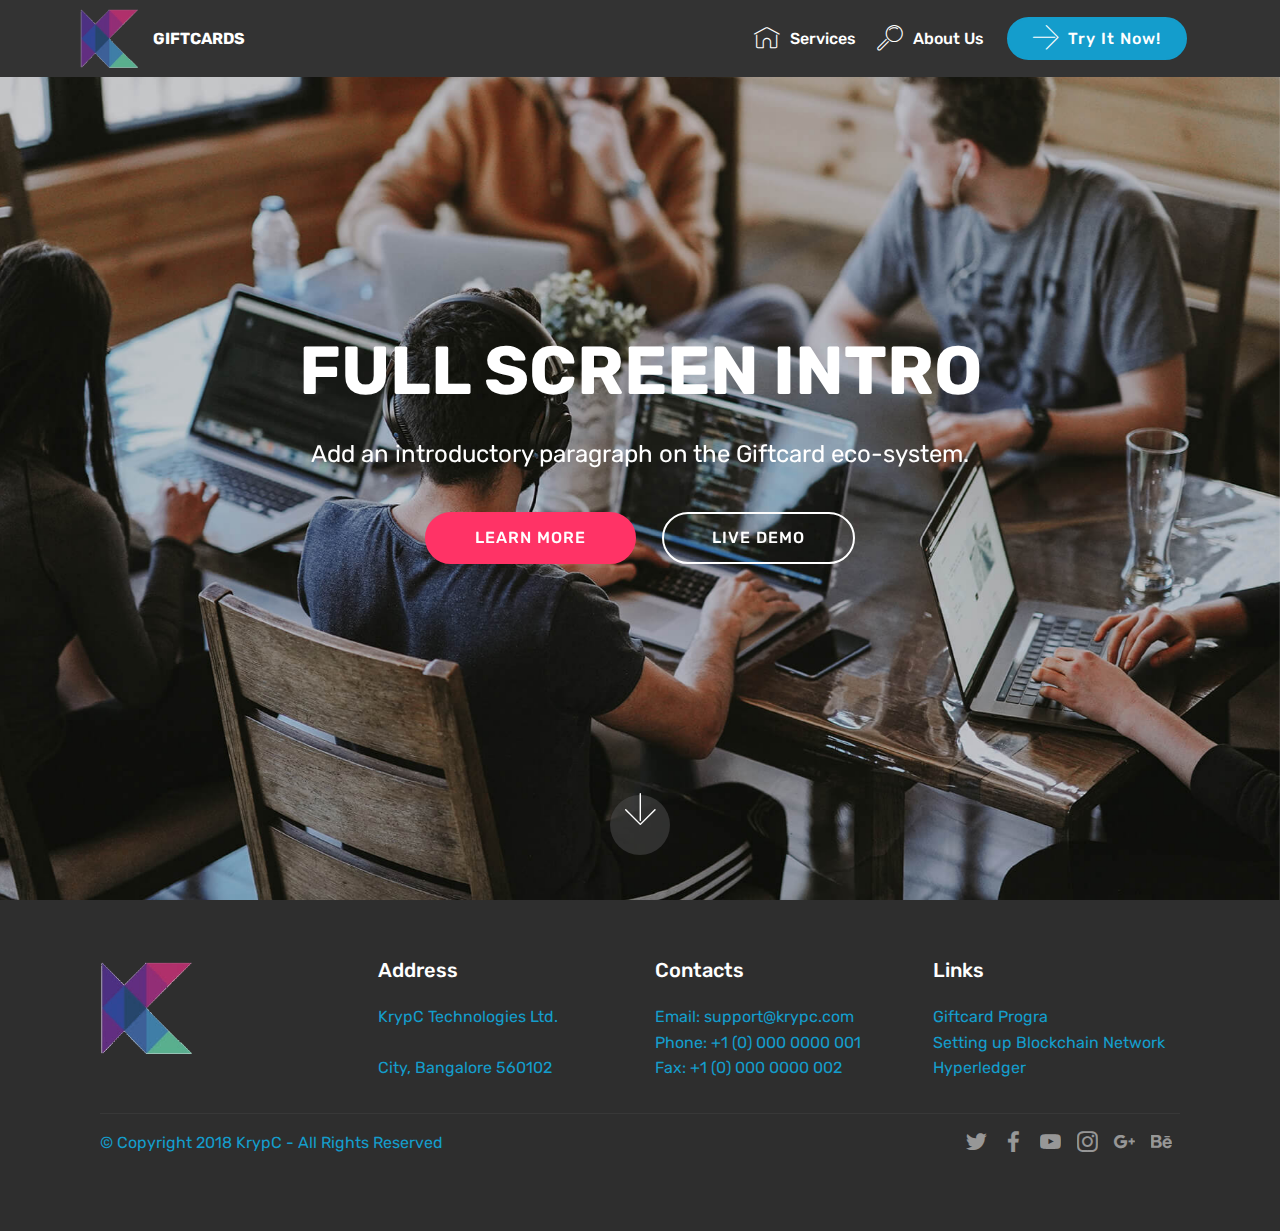
<file: index.html>
<!DOCTYPE html>
<html  >
<head>
  <!-- Site made with Mobirise Website Builder v4.11.4, https://mobirise.com -->
  <meta charset="UTF-8">
  <meta http-equiv="X-UA-Compatible" content="IE=edge">
  <meta name="generator" content="Mobirise v4.11.4, mobirise.com">
  <meta name="viewport" content="width=device-width, initial-scale=1, minimum-scale=1">
  <link rel="shortcut icon" href="assets/images/krypclogo-96x97.png" type="image/x-icon">
  <meta name="description" content="">
  
  <title>Home</title>
  <link rel="stylesheet" href="assets/web/assets/mobirise-icons/mobirise-icons.css">
  <link rel="stylesheet" href="assets/bootstrap/css/bootstrap.min.css">
  <link rel="stylesheet" href="assets/bootstrap/css/bootstrap-grid.min.css">
  <link rel="stylesheet" href="assets/bootstrap/css/bootstrap-reboot.min.css">
  <link rel="stylesheet" href="assets/socicon/css/styles.css">
  <link rel="stylesheet" href="assets/tether/tether.min.css">
  <link rel="stylesheet" href="assets/dropdown/css/style.css">
  <link rel="stylesheet" href="assets/theme/css/style.css">
  <link rel="preload" as="style" href="assets/mobirise/css/mbr-additional.css"><link rel="stylesheet" href="assets/mobirise/css/mbr-additional.css" type="text/css">
  
  
  
</head>
<body>
  <section class="menu cid-qTkzRZLJNu" once="menu" id="menu1-0">

    

    <nav class="navbar navbar-expand beta-menu navbar-dropdown align-items-center navbar-fixed-top navbar-toggleable-sm">
        <button class="navbar-toggler navbar-toggler-right" type="button" data-toggle="collapse" data-target="#navbarSupportedContent" aria-controls="navbarSupportedContent" aria-expanded="false" aria-label="Toggle navigation">
            <div class="hamburger">
                <span></span>
                <span></span>
                <span></span>
                <span></span>
            </div>
        </button>
        <div class="menu-logo">
            <div class="navbar-brand">
                <span class="navbar-logo">
                    <a href="https://mobirise.com">
                         <img src="assets/images/krypclogo-96x97.png" alt="Mobirise" title="" style="height: 3.8rem;">
                    </a>
                </span>
                <span class="navbar-caption-wrap"><a class="navbar-caption text-white display-4" href="https://mobirise.com">
                        GIFTCARDS</a></span>
            </div>
        </div>
        <div class="collapse navbar-collapse" id="navbarSupportedContent">
            <ul class="navbar-nav nav-dropdown" data-app-modern-menu="true"><li class="nav-item">
                    <a class="nav-link link text-white display-4" href="https://mobirise.com">
                        <span class="mbri-home mbr-iconfont mbr-iconfont-btn"></span>
                        Services
                    </a>
                </li>
                <li class="nav-item">
                    <a class="nav-link link text-white display-4" href="https://mobirise.com">
                        <span class="mbri-search mbr-iconfont mbr-iconfont-btn"></span>
                        About Us
                    </a>
                </li></ul>
            <div class="navbar-buttons mbr-section-btn"><a class="btn btn-sm btn-primary display-4" href="index.html" target="_blank"><span class="mbri-right mbr-iconfont mbr-iconfont-btn"></span>
                    
                    Try It Now!
                </a></div>
        </div>
    </nav>
</section>

<section class="engine"><a href="https://mobirise.info/o">portfolio site templates</a></section><section class="cid-qTkA127IK8 mbr-fullscreen mbr-parallax-background" id="header2-1">

    

    

    <div class="container align-center">
        <div class="row justify-content-md-center">
            <div class="mbr-white col-md-10">
                <h1 class="mbr-section-title mbr-bold pb-3 mbr-fonts-style display-1">
                    FULL SCREEN INTRO
                </h1>
                
                <p class="mbr-text pb-3 mbr-fonts-style display-5">
                    Add an introductory paragraph on the Giftcard eco-system.
                </p>
                <div class="mbr-section-btn">
                    <a class="btn btn-md btn-secondary display-4" href="https://mobirise.com">LEARN MORE</a>
                    <a class="btn btn-md btn-white-outline display-4" href="https://mobirise.com">LIVE DEMO</a>
                </div>
            </div>
        </div>
    </div>
    <div class="mbr-arrow hidden-sm-down" aria-hidden="true">
        <a href="#next">
            <i class="mbri-down mbr-iconfont"></i>
        </a>
    </div>
</section>

<section class="cid-qTkAaeaxX5" id="footer1-2">

    

    

    <div class="container">
        <div class="media-container-row content text-white">
            <div class="col-12 col-md-3">
                <div class="media-wrap">
                    <a href="https://mobirise.com/">
                        <img src="assets/images/krypclogo-139x140.png" alt="Mobirise" title="">
                    </a>
                </div>
            </div>
            <div class="col-12 col-md-3 mbr-fonts-style display-7">
                <h5 class="pb-3">
                    Address
                </h5>
                <p class="mbr-text">
                    KrypC Technologies Ltd. &nbsp; &nbsp; &nbsp; &nbsp; &nbsp; &nbsp; &nbsp; &nbsp; &nbsp; &nbsp;<br>City, Bangalore 560102</p>
            </div>
            <div class="col-12 col-md-3 mbr-fonts-style display-7">
                <h5 class="pb-3">
                    Contacts
                </h5>
                <p class="mbr-text">
                    Email: support@krypc.com
                    <br>Phone: +1 (0) 000 0000 001
                    <br>Fax: +1 (0) 000 0000 002
                </p>
            </div>
            <div class="col-12 col-md-3 mbr-fonts-style display-7">
                <h5 class="pb-3">
                    Links
                </h5>
                <p class="mbr-text">Giftcard Progra<br>Setting up Blockchain Network&nbsp;<br><a class="text-primary" href="https://mobirise.com/mobirise-free-mac.zip">H</a>yperledger</p>
            </div>
        </div>
        <div class="footer-lower">
            <div class="media-container-row">
                <div class="col-sm-12">
                    <hr>
                </div>
            </div>
            <div class="media-container-row mbr-white">
                <div class="col-sm-6 copyright">
                    <p class="mbr-text mbr-fonts-style display-7">
                        © Copyright 2018 KrypC - All Rights Reserved
                    </p>
                </div>
                <div class="col-md-6">
                    <div class="social-list align-right">
                        <div class="soc-item">
                            <a href="https://twitter.com/mobirise" target="_blank">
                                <span class="socicon-twitter socicon mbr-iconfont mbr-iconfont-social"></span>
                            </a>
                        </div>
                        <div class="soc-item">
                            <a href="https://www.facebook.com/pages/Mobirise/1616226671953247" target="_blank">
                                <span class="socicon-facebook socicon mbr-iconfont mbr-iconfont-social"></span>
                            </a>
                        </div>
                        <div class="soc-item">
                            <a href="https://www.youtube.com/c/mobirise" target="_blank">
                                <span class="socicon-youtube socicon mbr-iconfont mbr-iconfont-social"></span>
                            </a>
                        </div>
                        <div class="soc-item">
                            <a href="https://instagram.com/mobirise" target="_blank">
                                <span class="socicon-instagram socicon mbr-iconfont mbr-iconfont-social"></span>
                            </a>
                        </div>
                        <div class="soc-item">
                            <a href="https://plus.google.com/u/0/+Mobirise" target="_blank">
                                <span class="socicon-googleplus socicon mbr-iconfont mbr-iconfont-social"></span>
                            </a>
                        </div>
                        <div class="soc-item">
                            <a href="https://www.behance.net/Mobirise" target="_blank">
                                <span class="socicon-behance socicon mbr-iconfont mbr-iconfont-social"></span>
                            </a>
                        </div>
                    </div>
                </div>
            </div>
        </div>
    </div>
</section>


  <script src="assets/web/assets/jquery/jquery.min.js"></script>
  <script src="assets/popper/popper.min.js"></script>
  <script src="assets/bootstrap/js/bootstrap.min.js"></script>
  <script src="assets/tether/tether.min.js"></script>
  <script src="assets/dropdown/js/nav-dropdown.js"></script>
  <script src="assets/dropdown/js/navbar-dropdown.js"></script>
  <script src="assets/touchswipe/jquery.touch-swipe.min.js"></script>
  <script src="assets/parallax/jarallax.min.js"></script>
  <script src="assets/smoothscroll/smooth-scroll.js"></script>
  <script src="assets/theme/js/script.js"></script>
  
  
</body>
</html>
</file>
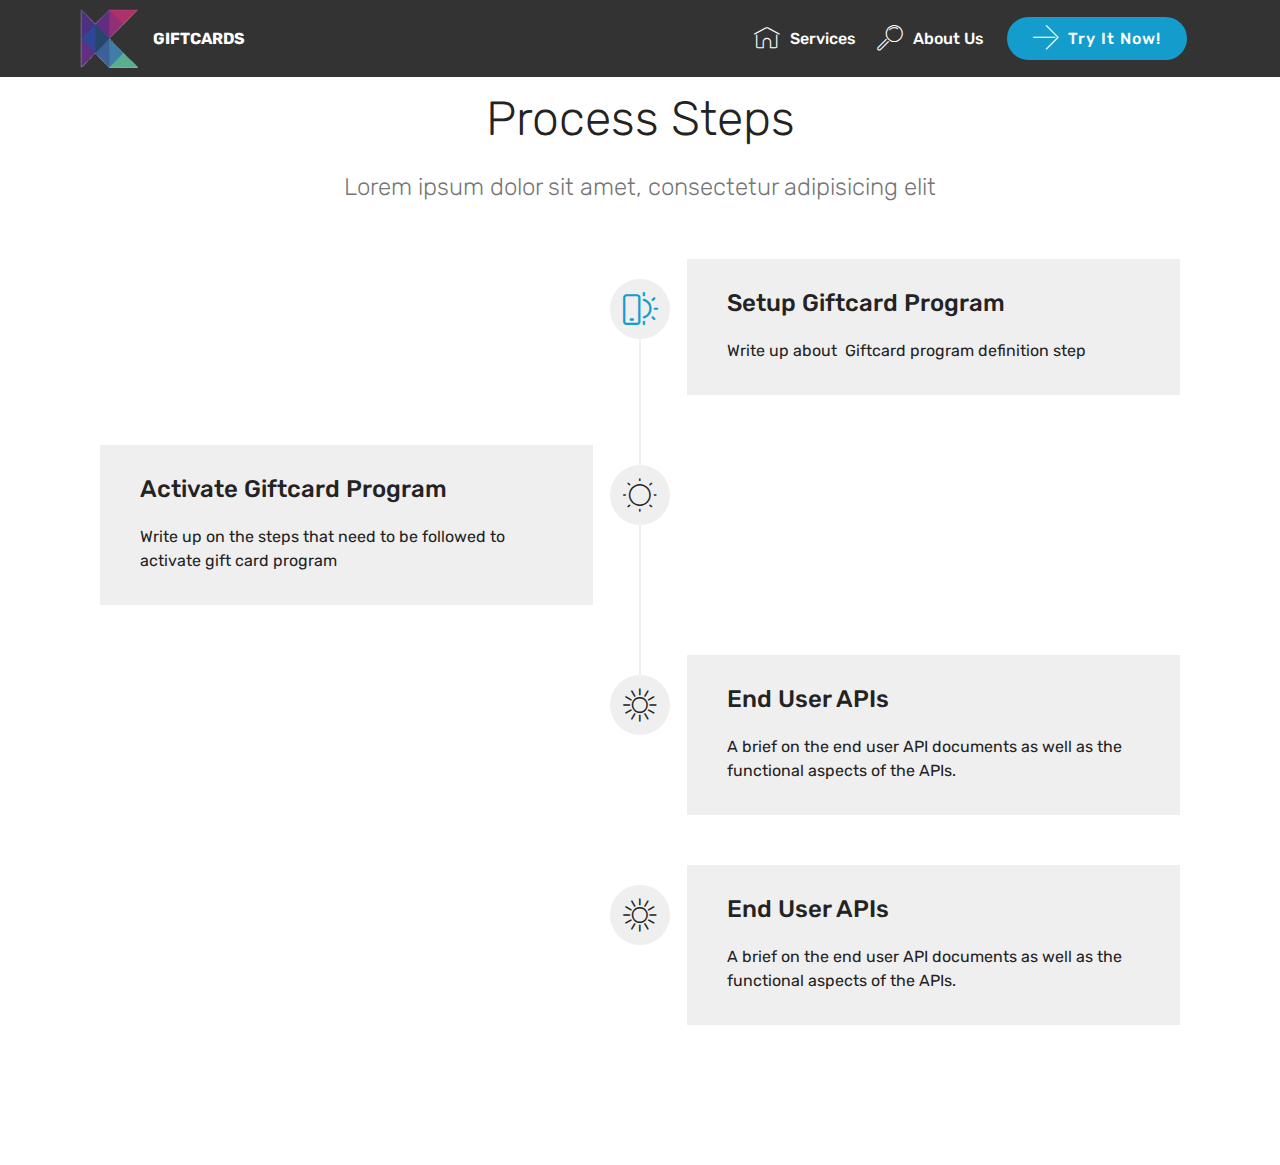
<file: page1.html>
<!DOCTYPE html>
<html  >
<head>
  <!-- Site made with Mobirise Website Builder v4.11.4, https://mobirise.com -->
  <meta charset="UTF-8">
  <meta http-equiv="X-UA-Compatible" content="IE=edge">
  <meta name="generator" content="Mobirise v4.11.4, mobirise.com">
  <meta name="viewport" content="width=device-width, initial-scale=1, minimum-scale=1">
  <link rel="shortcut icon" href="assets/images/krypclogo-96x97.png" type="image/x-icon">
  <meta name="description" content="Website Generator Description">
  
  <title>TryItNow</title>
  <link rel="stylesheet" href="assets/web/assets/mobirise-icons/mobirise-icons.css">
  <link rel="stylesheet" href="assets/web/assets/mobirise-icons-bold/mobirise-icons-bold.css">
  <link rel="stylesheet" href="assets/bootstrap/css/bootstrap.min.css">
  <link rel="stylesheet" href="assets/bootstrap/css/bootstrap-grid.min.css">
  <link rel="stylesheet" href="assets/bootstrap/css/bootstrap-reboot.min.css">
  <link rel="stylesheet" href="assets/tether/tether.min.css">
  <link rel="stylesheet" href="assets/dropdown/css/style.css">
  <link rel="stylesheet" href="assets/theme/css/style.css">
  <link rel="preload" as="style" href="assets/mobirise/css/mbr-additional.css"><link rel="stylesheet" href="assets/mobirise/css/mbr-additional.css" type="text/css">
  
  
  
</head>
<body>
  <section class="menu cid-qTkzRZLJNu" once="menu" id="menu1-4">

    

    <nav class="navbar navbar-expand beta-menu navbar-dropdown align-items-center navbar-fixed-top navbar-toggleable-sm">
        <button class="navbar-toggler navbar-toggler-right" type="button" data-toggle="collapse" data-target="#navbarSupportedContent" aria-controls="navbarSupportedContent" aria-expanded="false" aria-label="Toggle navigation">
            <div class="hamburger">
                <span></span>
                <span></span>
                <span></span>
                <span></span>
            </div>
        </button>
        <div class="menu-logo">
            <div class="navbar-brand">
                <span class="navbar-logo">
                    <a href="https://mobirise.com">
                         <img src="assets/images/krypclogo-96x97.png" alt="Mobirise" title="" style="height: 3.8rem;">
                    </a>
                </span>
                <span class="navbar-caption-wrap"><a class="navbar-caption text-white display-4" href="https://mobirise.com">
                        GIFTCARDS</a></span>
            </div>
        </div>
        <div class="collapse navbar-collapse" id="navbarSupportedContent">
            <ul class="navbar-nav nav-dropdown" data-app-modern-menu="true"><li class="nav-item">
                    <a class="nav-link link text-white display-4" href="https://mobirise.com">
                        <span class="mbri-home mbr-iconfont mbr-iconfont-btn"></span>
                        Services
                    </a>
                </li>
                <li class="nav-item">
                    <a class="nav-link link text-white display-4" href="https://mobirise.com">
                        <span class="mbri-search mbr-iconfont mbr-iconfont-btn"></span>
                        About Us
                    </a>
                </li></ul>
            <div class="navbar-buttons mbr-section-btn"><a class="btn btn-sm btn-primary display-4" href="index.html" target="_blank"><span class="mbri-right mbr-iconfont mbr-iconfont-btn"></span>
                    
                    Try It Now!
                </a></div>
        </div>
    </nav>
</section>

<section class="engine"><a href="https://mobirise.info/u">bootstrap html templates</a></section><section class="timeline2 cid-rGj5psYml6" id="timeline2-7">

    

    

    <div class="container align-center">
        <h2 class="mbr-section-title pb-3 mbr-fonts-style display-2">
            Process Steps</h2>
        <h3 class="mbr-section-subtitle pb-5 mbr-fonts-style display-5">
            Lorem ipsum dolor sit amet, consectetur adipisicing elit
        </h3>

        <div class="container timelines-container" mbri-timelines="">
            <!--1-->
            <div class="row timeline-element reverse separline">
                <span class="iconsBackground">
                    <a href="1"><span class="mbr-iconfont mbrib-mobirise"></span></a>
                </span>          
                <div class="col-xs-12 col-md-6 align-left">
                    <div class="timeline-text-content">
                        <h4 class="mbr-timeline-title pb-3 mbr-fonts-style display-5">Setup Giftcard Program</h4>
                        <p class="mbr-timeline-text mbr-fonts-style display-7">
                            Write up about &nbsp;Giftcard program definition step</p>
                     </div>
                </div>
            </div>
            <!--2-->
            <div class="row timeline-element  separline">
                <span class="iconsBackground">
                    <span class="mbr-iconfont mbri-sun"></span>
                </span>
                <div class="col-xs-12 col-md-6 align-left ">
                    <div class="timeline-text-content">
                        <h4 class="mbr-timeline-title pb-3 mbr-fonts-style display-5">Activate Giftcard Program&nbsp;</h4>
                        <p class="mbr-timeline-text mbr-fonts-style display-7">
                            Write up on the steps that need to be followed to activate gift card program</p>
                    </div>
                </div>
            </div>
            <!--3-->
            <div class="row timeline-element reverse">
                <span class="iconsBackground">
                    <span class="mbr-iconfont mbri-sun2"></span>
                </span>
                <div class="col-xs-12 col-md-6 align-left">
                    <div class="timeline-text-content">
                        <h4 class="mbr-timeline-title pb-3 mbr-fonts-style display-5">
                            End User APIs</h4>      
                        <p class="mbr-timeline-text mbr-fonts-style display-7">A brief on the end user API documents as well as the functional aspects of the APIs.&nbsp;</p>
                    </div>
                </div>
            </div>
            <!--4-->
            <div class="row timeline-element reverse">
                <span class="iconsBackground">
                    <span class="mbr-iconfont mbri-sun2"></span>
                </span>
                <div class="col-xs-12 col-md-6 align-left">
                    <div class="timeline-text-content">
                        <h4 class="mbr-timeline-title pb-3 mbr-fonts-style display-5">
                            End User APIs</h4>      
                        <p class="mbr-timeline-text mbr-fonts-style display-7">A brief on the end user API documents as well as the functional aspects of the APIs.&nbsp;</p>
                    </div>
                </div>
            </div>
            <!--5-->
            
            <!--6-->
            
            <!--7-->
            
            <!--8-->
            
            <!--9-->
            
            <!--10-->
            
            <!--11-->
            
            <!--12-->
            
        </div>
    </div>
</section>


  <script src="assets/web/assets/jquery/jquery.min.js"></script>
  <script src="assets/popper/popper.min.js"></script>
  <script src="assets/bootstrap/js/bootstrap.min.js"></script>
  <script src="assets/tether/tether.min.js"></script>
  <script src="assets/smoothscroll/smooth-scroll.js"></script>
  <script src="assets/dropdown/js/nav-dropdown.js"></script>
  <script src="assets/dropdown/js/navbar-dropdown.js"></script>
  <script src="assets/touchswipe/jquery.touch-swipe.min.js"></script>
  <script src="assets/theme/js/script.js"></script>
  
  
</body>
</html>
</file>
<file: assets/web/assets/mobirise-icons/mobirise-icons.css>
@font-face {
  font-family: 'MobiriseIcons';
  src:  url('mobirise-icons.eot?spat4u');
  src:  url('mobirise-icons.eot?spat4u#iefix') format('embedded-opentype'),
    url('mobirise-icons.ttf?spat4u') format('truetype'),
    url('mobirise-icons.woff?spat4u') format('woff'),
    url('mobirise-icons.svg?spat4u#MobiriseIcons') format('svg');
  font-weight: normal;
  font-style: normal;
  font-display: swap;
}

[class^="mbri-"], [class*=" mbri-"] {
  /* use !important to prevent issues with browser extensions that change fonts */
  font-family: MobiriseIcons !important;
  speak: none;
  font-style: normal;
  font-weight: normal;
  font-variant: normal;
  text-transform: none;
  line-height: 1;

  /* Better Font Rendering =========== */
  -webkit-font-smoothing: antialiased;
  -moz-osx-font-smoothing: grayscale;
}

.mbri-add-submenu:before {
  content: "\e900";
}
.mbri-alert:before {
  content: "\e901";
}
.mbri-align-center:before {
  content: "\e902";
}
.mbri-align-justify:before {
  content: "\e903";
}
.mbri-align-left:before {
  content: "\e904";
}
.mbri-align-right:before {
  content: "\e905";
}
.mbri-android:before {
  content: "\e906";
}
.mbri-apple:before {
  content: "\e907";
}
.mbri-arrow-down:before {
  content: "\e908";
}
.mbri-arrow-next:before {
  content: "\e909";
}
.mbri-arrow-prev:before {
  content: "\e90a";
}
.mbri-arrow-up:before {
  content: "\e90b";
}
.mbri-bold:before {
  content: "\e90c";
}
.mbri-bookmark:before {
  content: "\e90d";
}
.mbri-bootstrap:before {
  content: "\e90e";
}
.mbri-briefcase:before {
  content: "\e90f";
}
.mbri-browse:before {
  content: "\e910";
}
.mbri-bulleted-list:before {
  content: "\e911";
}
.mbri-calendar:before {
  content: "\e912";
}
.mbri-camera:before {
  content: "\e913";
}
.mbri-cart-add:before {
  content: "\e914";
}
.mbri-cart-full:before {
  content: "\e915";
}
.mbri-cash:before {
  content: "\e916";
}
.mbri-change-style:before {
  content: "\e917";
}
.mbri-chat:before {
  content: "\e918";
}
.mbri-clock:before {
  content: "\e919";
}
.mbri-close:before {
  content: "\e91a";
}
.mbri-cloud:before {
  content: "\e91b";
}
.mbri-code:before {
  content: "\e91c";
}
.mbri-contact-form:before {
  content: "\e91d";
}
.mbri-credit-card:before {
  content: "\e91e";
}
.mbri-cursor-click:before {
  content: "\e91f";
}
.mbri-cust-feedback:before {
  content: "\e920";
}
.mbri-database:before {
  content: "\e921";
}
.mbri-delivery:before {
  content: "\e922";
}
.mbri-desktop:before {
  content: "\e923";
}
.mbri-devices:before {
  content: "\e924";
}
.mbri-down:before {
  content: "\e925";
}
.mbri-download:before {
  content: "\e989";
}
.mbri-drag-n-drop:before {
  content: "\e927";
}
.mbri-drag-n-drop2:before {
  content: "\e928";
}
.mbri-edit:before {
  content: "\e929";
}
.mbri-edit2:before {
  content: "\e92a";
}
.mbri-error:before {
  content: "\e92b";
}
.mbri-extension:before {
  content: "\e92c";
}
.mbri-features:before {
  content: "\e92d";
}
.mbri-file:before {
  content: "\e92e";
}
.mbri-flag:before {
  content: "\e92f";
}
.mbri-folder:before {
  content: "\e930";
}
.mbri-gift:before {
  content: "\e931";
}
.mbri-github:before {
  content: "\e932";
}
.mbri-globe:before {
  content: "\e933";
}
.mbri-globe-2:before {
  content: "\e934";
}
.mbri-growing-chart:before {
  content: "\e935";
}
.mbri-hearth:before {
  content: "\e936";
}
.mbri-help:before {
  content: "\e937";
}
.mbri-home:before {
  content: "\e938";
}
.mbri-hot-cup:before {
  content: "\e939";
}
.mbri-idea:before {
  content: "\e93a";
}
.mbri-image-gallery:before {
  content: "\e93b";
}
.mbri-image-slider:before {
  content: "\e93c";
}
.mbri-info:before {
  content: "\e93d";
}
.mbri-italic:before {
  content: "\e93e";
}
.mbri-key:before {
  content: "\e93f";
}
.mbri-laptop:before {
  content: "\e940";
}
.mbri-layers:before {
  content: "\e941";
}
.mbri-left-right:before {
  content: "\e942";
}
.mbri-left:before {
  content: "\e943";
}
.mbri-letter:before {
  content: "\e944";
}
.mbri-like:before {
  content: "\e945";
}
.mbri-link:before {
  content: "\e946";
}
.mbri-lock:before {
  content: "\e947";
}
.mbri-login:before {
  content: "\e948";
}
.mbri-logout:before {
  content: "\e949";
}
.mbri-magic-stick:before {
  content: "\e94a";
}
.mbri-map-pin:before {
  content: "\e94b";
}
.mbri-menu:before {
  content: "\e94c";
}
.mbri-mobile:before {
  content: "\e94d";
}
.mbri-mobile2:before {
  content: "\e94e";
}
.mbri-mobirise:before {
  content: "\e94f";
}
.mbri-more-horizontal:before {
  content: "\e950";
}
.mbri-more-vertical:before {
  content: "\e951";
}
.mbri-music:before {
  content: "\e952";
}
.mbri-new-file:before {
  content: "\e953";
}
.mbri-numbered-list:before {
  content: "\e954";
}
.mbri-opened-folder:before {
  content: "\e955";
}
.mbri-pages:before {
  content: "\e956";
}
.mbri-paper-plane:before {
  content: "\e957";
}
.mbri-paperclip:before {
  content: "\e958";
}
.mbri-photo:before {
  content: "\e959";
}
.mbri-photos:before {
  content: "\e95a";
}
.mbri-pin:before {
  content: "\e95b";
}
.mbri-play:before {
  content: "\e95c";
}
.mbri-plus:before {
  content: "\e95d";
}
.mbri-preview:before {
  content: "\e95e";
}
.mbri-print:before {
  content: "\e95f";
}
.mbri-protect:before {
  content: "\e960";
}
.mbri-question:before {
  content: "\e961";
}
.mbri-quote-left:before {
  content: "\e962";
}
.mbri-quote-right:before {
  content: "\e963";
}
.mbri-refresh:before {
  content: "\e964";
}
.mbri-responsive:before {
  content: "\e965";
}
.mbri-right:before {
  content: "\e966";
}
.mbri-rocket:before {
  content: "\e967";
}
.mbri-sad-face:before {
  content: "\e968";
}
.mbri-sale:before {
  content: "\e969";
}
.mbri-save:before {
  content: "\e96a";
}
.mbri-search:before {
  content: "\e96b";
}
.mbri-setting:before {
  content: "\e96c";
}
.mbri-setting2:before {
  content: "\e96d";
}
.mbri-setting3:before {
  content: "\e96e";
}
.mbri-share:before {
  content: "\e96f";
}
.mbri-shopping-bag:before {
  content: "\e970";
}
.mbri-shopping-basket:before {
  content: "\e971";
}
.mbri-shopping-cart:before {
  content: "\e972";
}
.mbri-sites:before {
  content: "\e973";
}
.mbri-smile-face:before {
  content: "\e974";
}
.mbri-speed:before {
  content: "\e975";
}
.mbri-star:before {
  content: "\e976";
}
.mbri-success:before {
  content: "\e977";
}
.mbri-sun:before {
  content: "\e978";
}
.mbri-sun2:before {
  content: "\e979";
}
.mbri-tablet:before {
  content: "\e97a";
}
.mbri-tablet-vertical:before {
  content: "\e97b";
}
.mbri-target:before {
  content: "\e97c";
}
.mbri-timer:before {
  content: "\e97d";
}
.mbri-to-ftp:before {
  content: "\e97e";
}
.mbri-to-local-drive:before {
  content: "\e97f";
}
.mbri-touch-swipe:before {
  content: "\e980";
}
.mbri-touch:before {
  content: "\e981";
}
.mbri-trash:before {
  content: "\e982";
}
.mbri-underline:before {
  content: "\e983";
}
.mbri-unlink:before {
  content: "\e984";
}
.mbri-unlock:before {
  content: "\e985";
}
.mbri-up-down:before {
  content: "\e986";
}
.mbri-up:before {
  content: "\e987";
}
.mbri-update:before {
  content: "\e988";
}
.mbri-upload:before {
 content: "\e926"; 
}
.mbri-user:before {
  content: "\e98a";
}
.mbri-user2:before {
  content: "\e98b";
}
.mbri-users:before {
  content: "\e98c";
}
.mbri-video:before {
  content: "\e98d";
}
.mbri-video-play:before {
  content: "\e98e";
}
.mbri-watch:before {
  content: "\e98f";
}
.mbri-website-theme:before {
  content: "\e990";
}
.mbri-wifi:before {
  content: "\e991";
}
.mbri-windows:before {
  content: "\e992";
}
.mbri-zoom-out:before {
  content: "\e993";
}
.mbri-redo:before {
  content: "\e994";
}
.mbri-undo:before {
  content: "\e995";
}
</file>
<file: assets/socicon/css/styles.css>
@charset "UTF-8";

@font-face {
  font-family: "socicon";
  src:url("../fonts/socicon.eot");
  src:url("../fonts/socicon.eot?#iefix") format("embedded-opentype"),
    url("../fonts/socicon.woff") format("woff"),
    url("../fonts/socicon.ttf") format("truetype"),
    url("../fonts/socicon.svg#socicon") format("svg");
  font-weight: normal;
  font-style: normal;
  font-display:swap;
}

[data-icon]:before {
  font-family: "socicon" !important;
  content: attr(data-icon);
  font-style: normal !important;
  font-weight: normal !important;
  font-variant: normal !important;
  text-transform: none !important;
  speak: none;
  line-height: 1;
  -webkit-font-smoothing: antialiased;
  -moz-osx-font-smoothing: grayscale;
}

[class^="socicon-"]:before,
[class*=" socicon-"]:before {
  font-family: "socicon" !important;
  font-style: normal !important;
  font-weight: normal !important;
  font-variant: normal !important;
  text-transform: none !important;
  speak: none;
  line-height: 1;
  -webkit-font-smoothing: antialiased;
  -moz-osx-font-smoothing: grayscale;
}

.socicon-modelmayhem:before {
  content: "\e000";
}
.socicon-mixcloud:before {
  content: "\e001";
}
.socicon-drupal:before {
  content: "\e002";
}
.socicon-swarm:before {
  content: "\e003";
}
.socicon-istock:before {
  content: "\e004";
}
.socicon-yammer:before {
  content: "\e005";
}
.socicon-ello:before {
  content: "\e006";
}
.socicon-stackoverflow:before {
  content: "\e007";
}
.socicon-persona:before {
  content: "\e008";
}
.socicon-triplej:before {
  content: "\e009";
}
.socicon-houzz:before {
  content: "\e00a";
}
.socicon-rss:before {
  content: "\e00b";
}
.socicon-paypal:before {
  content: "\e00c";
}
.socicon-odnoklassniki:before {
  content: "\e00d";
}
.socicon-airbnb:before {
  content: "\e00e";
}
.socicon-periscope:before {
  content: "\e00f";
}
.socicon-outlook:before {
  content: "\e010";
}
.socicon-coderwall:before {
  content: "\e011";
}
.socicon-tripadvisor:before {
  content: "\e012";
}
.socicon-appnet:before {
  content: "\e013";
}
.socicon-goodreads:before {
  content: "\e014";
}
.socicon-tripit:before {
  content: "\e015";
}
.socicon-lanyrd:before {
  content: "\e016";
}
.socicon-slideshare:before {
  content: "\e017";
}
.socicon-buffer:before {
  content: "\e018";
}
.socicon-disqus:before {
  content: "\e019";
}
.socicon-vkontakte:before {
  content: "\e01a";
}
.socicon-whatsapp:before {
  content: "\e01b";
}
.socicon-patreon:before {
  content: "\e01c";
}
.socicon-storehouse:before {
  content: "\e01d";
}
.socicon-pocket:before {
  content: "\e01e";
}
.socicon-mail:before {
  content: "\e01f";
}
.socicon-blogger:before {
  content: "\e020";
}
.socicon-technorati:before {
  content: "\e021";
}
.socicon-reddit:before {
  content: "\e022";
}
.socicon-dribbble:before {
  content: "\e023";
}
.socicon-stumbleupon:before {
  content: "\e024";
}
.socicon-digg:before {
  content: "\e025";
}
.socicon-envato:before {
  content: "\e026";
}
.socicon-behance:before {
  content: "\e027";
}
.socicon-delicious:before {
  content: "\e028";
}
.socicon-deviantart:before {
  content: "\e029";
}
.socicon-forrst:before {
  content: "\e02a";
}
.socicon-play:before {
  content: "\e02b";
}
.socicon-zerply:before {
  content: "\e02c";
}
.socicon-wikipedia:before {
  content: "\e02d";
}
.socicon-apple:before {
  content: "\e02e";
}
.socicon-flattr:before {
  content: "\e02f";
}
.socicon-github:before {
  content: "\e030";
}
.socicon-renren:before {
  content: "\e031";
}
.socicon-friendfeed:before {
  content: "\e032";
}
.socicon-newsvine:before {
  content: "\e033";
}
.socicon-identica:before {
  content: "\e034";
}
.socicon-bebo:before {
  content: "\e035";
}
.socicon-zynga:before {
  content: "\e036";
}
.socicon-steam:before {
  content: "\e037";
}
.socicon-xbox:before {
  content: "\e038";
}
.socicon-windows:before {
  content: "\e039";
}
.socicon-qq:before {
  content: "\e03a";
}
.socicon-douban:before {
  content: "\e03b";
}
.socicon-meetup:before {
  content: "\e03c";
}
.socicon-playstation:before {
  content: "\e03d";
}
.socicon-android:before {
  content: "\e03e";
}
.socicon-snapchat:before {
  content: "\e03f";
}
.socicon-twitter:before {
  content: "\e040";
}
.socicon-facebook:before {
  content: "\e041";
}
.socicon-googleplus:before {
  content: "\e042";
}
.socicon-pinterest:before {
  content: "\e043";
}
.socicon-foursquare:before {
  content: "\e044";
}
.socicon-yahoo:before {
  content: "\e045";
}
.socicon-skype:before {
  content: "\e046";
}
.socicon-yelp:before {
  content: "\e047";
}
.socicon-feedburner:before {
  content: "\e048";
}
.socicon-linkedin:before {
  content: "\e049";
}
.socicon-viadeo:before {
  content: "\e04a";
}
.socicon-xing:before {
  content: "\e04b";
}
.socicon-myspace:before {
  content: "\e04c";
}
.socicon-soundcloud:before {
  content: "\e04d";
}
.socicon-spotify:before {
  content: "\e04e";
}
.socicon-grooveshark:before {
  content: "\e04f";
}
.socicon-lastfm:before {
  content: "\e050";
}
.socicon-youtube:before {
  content: "\e051";
}
.socicon-vimeo:before {
  content: "\e052";
}
.socicon-dailymotion:before {
  content: "\e053";
}
.socicon-vine:before {
  content: "\e054";
}
.socicon-flickr:before {
  content: "\e055";
}
.socicon-500px:before {
  content: "\e056";
}
.socicon-wordpress:before {
  content: "\e058";
}
.socicon-tumblr:before {
  content: "\e059";
}
.socicon-twitch:before {
  content: "\e05a";
}
.socicon-8tracks:before {
  content: "\e05b";
}
.socicon-amazon:before {
  content: "\e05c";
}
.socicon-icq:before {
  content: "\e05d";
}
.socicon-smugmug:before {
  content: "\e05e";
}
.socicon-ravelry:before {
  content: "\e05f";
}
.socicon-weibo:before {
  content: "\e060";
}
.socicon-baidu:before {
  content: "\e061";
}
.socicon-angellist:before {
  content: "\e062";
}
.socicon-ebay:before {
  content: "\e063";
}
.socicon-imdb:before {
  content: "\e064";
}
.socicon-stayfriends:before {
  content: "\e065";
}
.socicon-residentadvisor:before {
  content: "\e066";
}
.socicon-google:before {
  content: "\e067";
}
.socicon-yandex:before {
  content: "\e068";
}
.socicon-sharethis:before {
  content: "\e069";
}
.socicon-bandcamp:before {
  content: "\e06a";
}
.socicon-itunes:before {
  content: "\e06b";
}
.socicon-deezer:before {
  content: "\e06c";
}
.socicon-telegram:before {
  content: "\e06e";
}
.socicon-openid:before {
  content: "\e06f";
}
.socicon-amplement:before {
  content: "\e070";
}
.socicon-viber:before {
  content: "\e071";
}
.socicon-zomato:before {
  content: "\e072";
}
.socicon-draugiem:before {
  content: "\e074";
}
.socicon-endomodo:before {
  content: "\e075";
}
.socicon-filmweb:before {
  content: "\e076";
}
.socicon-stackexchange:before {
  content: "\e077";
}
.socicon-wykop:before {
  content: "\e078";
}
.socicon-teamspeak:before {
  content: "\e079";
}
.socicon-teamviewer:before {
  content: "\e07a";
}
.socicon-ventrilo:before {
  content: "\e07b";
}
.socicon-younow:before {
  content: "\e07c";
}
.socicon-raidcall:before {
  content: "\e07d";
}
.socicon-mumble:before {
  content: "\e07e";
}
.socicon-medium:before {
  content: "\e06d";
}
.socicon-bebee:before {
  content: "\e07f";
}
.socicon-hitbox:before {
  content: "\e080";
}
.socicon-reverbnation:before {
  content: "\e081";
}
.socicon-formulr:before {
  content: "\e082";
}
.socicon-instagram:before {
  content: "\e057";
}
.socicon-battlenet:before {
  content: "\e083";
}
.socicon-chrome:before {
  content: "\e084";
}
.socicon-discord:before {
  content: "\e086";
}
.socicon-issuu:before {
  content: "\e087";
}
.socicon-macos:before {
  content: "\e088";
}
.socicon-firefox:before {
  content: "\e089";
}
.socicon-opera:before {
  content: "\e08d";
}
.socicon-keybase:before {
  content: "\e090";
}
.socicon-alliance:before {
  content: "\e091";
}
.socicon-livejournal:before {
  content: "\e092";
}
.socicon-googlephotos:before {
  content: "\e093";
}
.socicon-horde:before {
  content: "\e094";
}
.socicon-etsy:before {
  content: "\e095";
}
.socicon-zapier:before {
  content: "\e096";
}
.socicon-google-scholar:before {
  content: "\e097";
}
.socicon-researchgate:before {
  content: "\e098";
}
.socicon-wechat:before {
  content: "\e099";
}
.socicon-strava:before {
  content: "\e09a";
}
.socicon-line:before {
  content: "\e09b";
}
.socicon-lyft:before {
  content: "\e09c";
}
.socicon-uber:before {
  content: "\e09d";
}
.socicon-songkick:before {
  content: "\e09e";
}
.socicon-viewbug:before {
  content: "\e09f";
}
.socicon-googlegroups:before {
  content: "\e0a0";
}
.socicon-quora:before {
  content: "\e073";
}
.socicon-diablo:before {
  content: "\e085";
}
.socicon-blizzard:before {
  content: "\e0a1";
}
.socicon-hearthstone:before {
  content: "\e08b";
}
.socicon-heroes:before {
  content: "\e08a";
}
.socicon-overwatch:before {
  content: "\e08c";
}
.socicon-warcraft:before {
  content: "\e08e";
}
.socicon-starcraft:before {
  content: "\e08f";
}
.socicon-beam:before {
  content: "\e0a2";
}
.socicon-curse:before {
  content: "\e0a3";
}
.socicon-player:before {
  content: "\e0a4";
}
.socicon-streamjar:before {
  content: "\e0a5";
}
.socicon-nintendo:before {
  content: "\e0a6";
}
.socicon-hellocoton:before {
  content: "\e0a7";
}
</file>
<file: assets/dropdown/css/style.css>
.navbar-dropdown {
  left: 0;
  padding: 0;
  position: absolute;
  right: 0;
  top: 0;
  transition: all 0.45s ease;
  z-index: 1030;
  background: #282828; }
  .navbar-dropdown .navbar-logo {
    margin-right: 0.8rem;
    transition: margin 0.3s ease-in-out;
    vertical-align: middle; }
    .navbar-dropdown .navbar-logo img {
      height: 3.125rem;
      transition: all 0.3s ease-in-out; }
    .navbar-dropdown .navbar-logo.mbr-iconfont {
      font-size: 3.125rem;
      line-height: 3.125rem; }
  .navbar-dropdown .navbar-caption {
    font-weight: 700;
    white-space: normal;
    vertical-align: -4px;
    line-height: 3.125rem !important; }
    .navbar-dropdown .navbar-caption, .navbar-dropdown .navbar-caption:hover {
      color: inherit;
      text-decoration: none; }
  .navbar-dropdown .mbr-iconfont + .navbar-caption {
    vertical-align: -1px; }
  .navbar-dropdown.navbar-fixed-top {
    position: fixed; }
  .navbar-dropdown .navbar-brand span {
    vertical-align: -4px; }
  .navbar-dropdown.bg-color.transparent {
    background: none; }
  .navbar-dropdown.navbar-short .navbar-brand {
    padding: 0.625rem 0; }
    .navbar-dropdown.navbar-short .navbar-brand span {
      vertical-align: -1px; }
  .navbar-dropdown.navbar-short .navbar-caption {
    line-height: 2.375rem !important;
    vertical-align: -2px; }
  .navbar-dropdown.navbar-short .navbar-logo {
    margin-right: 0.5rem; }
    .navbar-dropdown.navbar-short .navbar-logo img {
      height: 2.375rem; }
    .navbar-dropdown.navbar-short .navbar-logo.mbr-iconfont {
      font-size: 2.375rem;
      line-height: 2.375rem; }
  .navbar-dropdown.navbar-short .mbr-table-cell {
    height: 3.625rem; }
  .navbar-dropdown .navbar-close {
    left: 0.6875rem;
    position: fixed;
    top: 0.75rem;
    z-index: 1000; }
  .navbar-dropdown .hamburger-icon {
    content: "";
    display: inline-block;
    vertical-align: middle;
    width: 16px;
    -webkit-box-shadow: 0 -6px 0 1px #282828,0 0 0 1px #282828,0 6px 0 1px #282828;
    -moz-box-shadow: 0 -6px 0 1px #282828,0 0 0 1px #282828,0 6px 0 1px #282828;
    box-shadow: 0 -6px 0 1px #282828,0 0 0 1px #282828,0 6px 0 1px #282828; }

.dropdown-menu .dropdown-toggle[data-toggle="dropdown-submenu"]::after {
  border-bottom: 0.35em solid transparent;
  border-left: 0.35em solid;
  border-right: 0;
  border-top: 0.35em solid transparent;
  margin-left: 0.3rem; }

.dropdown-menu .dropdown-item:focus {
  outline: 0; }

.nav-dropdown {
  font-size: 0.75rem;
  font-weight: 500;
  height: auto !important; }
  .nav-dropdown .nav-btn {
    padding-left: 1rem; }
  .nav-dropdown .link {
    margin: .667em 1.667em;
    font-weight: 500;
    padding: 0;
    transition: color .2s ease-in-out; }
    .nav-dropdown .link.dropdown-toggle {
      margin-right: 2.583em; }
      .nav-dropdown .link.dropdown-toggle::after {
        margin-left: .25rem;
        border-top: 0.35em solid;
        border-right: 0.35em solid transparent;
        border-left: 0.35em solid transparent;
        border-bottom: 0; }
      .nav-dropdown .link.dropdown-toggle[aria-expanded="true"] {
        margin: 0;
        padding: 0.667em 3.263em  0.667em 1.667em; }
  .nav-dropdown .link::after,
  .nav-dropdown .dropdown-item::after {
    color: inherit; }
  .nav-dropdown .btn {
    font-size: 0.75rem;
    font-weight: 700;
    letter-spacing: 0;
    margin-bottom: 0;
    padding-left: 1.25rem;
    padding-right: 1.25rem; }
  .nav-dropdown .dropdown-menu {
    border-radius: 0;
    border: 0;
    left: 0;
    margin: 0;
    padding-bottom: 1.25rem;
    padding-top: 1.25rem;
    position: relative; }
  .nav-dropdown .dropdown-submenu {
    margin-left: 0.125rem;
    top: 0; }
  .nav-dropdown .dropdown-item {
    font-weight: 500;
    line-height: 2;
    padding: 0.3846em 4.615em 0.3846em 1.5385em;
    position: relative;
    transition: color .2s ease-in-out, background-color .2s ease-in-out; }
    .nav-dropdown .dropdown-item::after {
      margin-top: -0.3077em;
      position: absolute;
      right: 1.1538em;
      top: 50%; }
    .nav-dropdown .dropdown-item:focus, .nav-dropdown .dropdown-item:hover {
      background: none; }

@media (max-width: 767px) {
  .nav-dropdown.navbar-toggleable-sm {
    bottom: 0;
    display: none;
    left: 0;
    overflow-x: hidden;
    position: fixed;
    top: 0;
    transform: translateX(-100%);
    -ms-transform: translateX(-100%);
    -webkit-transform: translateX(-100%);
    width: 18.75rem;
    z-index: 999; } }
.nav-dropdown.navbar-toggleable-xl {
  bottom: 0;
  display: none;
  left: 0;
  overflow-x: hidden;
  position: fixed;
  top: 0;
  transform: translateX(-100%);
  -ms-transform: translateX(-100%);
  -webkit-transform: translateX(-100%);
  width: 18.75rem;
  z-index: 999; }

.nav-dropdown-sm {
  display: block !important;
  overflow-x: hidden;
  overflow: auto;
  padding-top: 3.875rem; }
  .nav-dropdown-sm::after {
    content: "";
    display: block;
    height: 3rem;
    width: 100%; }
  .nav-dropdown-sm.collapse.in ~ .navbar-close {
    display: block !important; }
  .nav-dropdown-sm.collapsing, .nav-dropdown-sm.collapse.in {
    transform: translateX(0);
    -ms-transform: translateX(0);
    -webkit-transform: translateX(0);
    transition: all 0.25s ease-out;
    -webkit-transition: all 0.25s ease-out;
    background: #282828; }
  .nav-dropdown-sm.collapsing[aria-expanded="false"] {
    transform: translateX(-100%);
    -ms-transform: translateX(-100%);
    -webkit-transform: translateX(-100%); }
  .nav-dropdown-sm .nav-item {
    display: block;
    margin-left: 0 !important;
    padding-left: 0; }
  .nav-dropdown-sm .link,
  .nav-dropdown-sm .dropdown-item {
    border-top: 1px dotted rgba(255, 255, 255, 0.1);
    font-size: 0.8125rem;
    line-height: 1.6;
    margin: 0 !important;
    padding: 0.875rem 2.4rem 0.875rem 1.5625rem !important;
    position: relative;
    white-space: normal; }
    .nav-dropdown-sm .link:focus, .nav-dropdown-sm .link:hover,
    .nav-dropdown-sm .dropdown-item:focus,
    .nav-dropdown-sm .dropdown-item:hover {
      background: rgba(0, 0, 0, 0.2) !important;
      color: #c0a375; }
  .nav-dropdown-sm .nav-btn {
    position: relative;
    padding: 1.5625rem 1.5625rem 0 1.5625rem; }
    .nav-dropdown-sm .nav-btn::before {
      border-top: 1px dotted rgba(255, 255, 255, 0.1);
      content: "";
      left: 0;
      position: absolute;
      top: 0;
      width: 100%; }
    .nav-dropdown-sm .nav-btn + .nav-btn {
      padding-top: 0.625rem; }
      .nav-dropdown-sm .nav-btn + .nav-btn::before {
        display: none; }
  .nav-dropdown-sm .btn {
    padding: 0.625rem 0; }
  .nav-dropdown-sm .dropdown-toggle[data-toggle="dropdown-submenu"]::after {
    margin-left: .25rem;
    border-top: 0.35em solid;
    border-right: 0.35em solid transparent;
    border-left: 0.35em solid transparent;
    border-bottom: 0; }
  .nav-dropdown-sm .dropdown-toggle[data-toggle="dropdown-submenu"][aria-expanded="true"]::after {
    border-top: 0;
    border-right: 0.35em solid transparent;
    border-left: 0.35em solid transparent;
    border-bottom: 0.35em solid; }
  .nav-dropdown-sm .dropdown-menu {
    margin: 0;
    padding: 0;
    position: relative;
    top: 0;
    left: 0;
    width: 100%;
    border: 0;
    float: none;
    border-radius: 0;
    background: none; }
  .nav-dropdown-sm .dropdown-submenu {
    left: 100%;
    margin-left: 0.125rem;
    margin-top: -1.25rem;
    top: 0; }

.navbar-toggleable-sm .nav-dropdown .dropdown-menu {
  position: absolute; }

.navbar-toggleable-sm .nav-dropdown .dropdown-submenu {
  left: 100%;
  margin-left: 0.125rem;
  margin-top: -1.25rem;
  top: 0; }

.navbar-toggleable-sm.opened .nav-dropdown .dropdown-menu {
  position: relative; }

.navbar-toggleable-sm.opened .nav-dropdown .dropdown-submenu {
  left: 0;
  margin-left: 00rem;
  margin-top: 0rem;
  top: 0; }

.is-builder .nav-dropdown.collapsing {
  transition: none !important; }

/*# sourceMappingURL=style.css.map */
</file>
<file: assets/theme/css/style.css>
/*!
 * Mobirise v4 theme (https://mobirise.com/)
 * Copyright 2017 Mobirise
 */
section {
  background-color: #eeeeee; }

body {
  font-style: normal;
  line-height: 1.5; }

section,
.container,
.container-fluid {
  position: relative;
  word-wrap: break-word; }

a.mbr-iconfont:hover {
  text-decoration: none; }

.article .lead p,
.article .lead ul,
.article .lead ol,
.article .lead pre,
.article .lead blockquote {
  margin-bottom: 0; }

ul,
ol,
pre,
blockquote {
  margin-bottom: 2.3125rem; }

pre {
  background: #f4f4f4;
  padding: 10px 24px;
  white-space: pre-wrap; }

.inactive {
  -webkit-user-select: none;
  -moz-user-select: none;
  -ms-user-select: none;
  user-select: none;
  pointer-events: none;
  -webkit-user-drag: none;
  user-drag: none; }

.mbr-section__comments .row {
  justify-content: center;
  -webkit-justify-content: center; }

a {
  font-style: normal;
  font-weight: 400;
  cursor: pointer; }
  a, a:hover {
    text-decoration: none; }

figure {
  margin-bottom: 0; }

body {
  color: #232323; }

h1,
h2,
h3,
h4,
h5,
h6,
.h1,
.h2,
.h3,
.h4,
.h5,
.h6,
.display-1,
.display-2,
.display-3,
.display-4 {
  line-height: 1;
  word-break: break-word;
  word-wrap: break-word; }

.mbr-section-title {
  font-style: normal;
  line-height: 1.2; }

.mbr-section-subtitle {
  line-height: 1.3; }

.mbr-text {
  font-style: normal;
  line-height: 1.6; }

b,
strong {
  font-weight: bold; }

blockquote {
  padding: 10px 0 10px 20px;
  position: relative;
  border-left: 2px solid;
  border-color: #ff3366; }

input:-webkit-autofill, input:-webkit-autofill:hover, input:-webkit-autofill:focus, input:-webkit-autofill:active {
  transition-delay: 9999s;
  transition-property: background-color, color; }

textarea[type='hidden'] {
  display: none; }

body {
  position: relative; }

section {
  background-position: 50% 50%;
  background-repeat: no-repeat;
  background-size: cover; }
  section .mbr-background-video,
  section .mbr-background-video-preview {
    position: absolute;
    bottom: 0;
    left: 0;
    right: 0;
    top: 0; }

.hidden {
  visibility: hidden; }

.mbr-z-index20 {
  z-index: 20; }

/*! Base colors */
.mbr-white {
  color: #ffffff; }

.mbr-black {
  color: #000000; }

.mbr-bg-white {
  background-color: #ffffff; }

.mbr-bg-black {
  background-color: #000000; }

/*! Text-aligns */
.align-left {
  text-align: left; }

.align-center {
  text-align: center; }

.align-right {
  text-align: right; }

@media (max-width: 767px) {
  .align-left,
  .align-center,
  .align-right,
  .mbr-section-btn,
  .mbr-section-title {
    text-align: center; } }
/*! Font-weight  */
.mbr-light {
  font-weight: 300; }

.mbr-regular {
  font-weight: 400; }

.mbr-semibold {
  font-weight: 500; }

.mbr-bold {
  font-weight: 700; }

/*! Media  */
.media-size-item {
  -webkit-flex: 1 1 auto;
  -moz-flex: 1 1 auto;
  -ms-flex: 1 1 auto;
  -o-flex: 1 1 auto;
  flex: 1 1 auto; }

.media-content {
  -webkit-flex-basis: 100%;
  flex-basis: 100%; }

.media-container-row {
  display: -ms-flexbox;
  display: -webkit-flex;
  display: flex;
  -webkit-flex-direction: row;
  -ms-flex-direction: row;
  flex-direction: row;
  -webkit-flex-wrap: wrap;
  -ms-flex-wrap: wrap;
  flex-wrap: wrap;
  -webkit-justify-content: center;
  -ms-flex-pack: center;
  justify-content: center;
  -webkit-align-content: center;
  -ms-flex-line-pack: center;
  align-content: center;
  -webkit-align-items: start;
  -ms-flex-align: start;
  align-items: start; }
  .media-container-row .media-size-item {
    width: 400px; }

.media-container-column {
  display: -ms-flexbox;
  display: -webkit-flex;
  display: flex;
  -webkit-flex-direction: column;
  -ms-flex-direction: column;
  flex-direction: column;
  -webkit-flex-wrap: wrap;
  -ms-flex-wrap: wrap;
  flex-wrap: wrap;
  -webkit-justify-content: center;
  -ms-flex-pack: center;
  justify-content: center;
  -webkit-align-content: center;
  -ms-flex-line-pack: center;
  align-content: center;
  -webkit-align-items: stretch;
  -ms-flex-align: stretch;
  align-items: stretch; }
  .media-container-column > * {
    width: 100%; }

@media (min-width: 992px) {
  .media-container-row {
    -webkit-flex-wrap: nowrap;
    -ms-flex-wrap: nowrap;
    flex-wrap: nowrap; } }
figure {
  overflow: hidden; }

figure[mbr-media-size] {
  transition: width 0.1s; }

.mbr-figure img,
.mbr-figure iframe {
  display: block;
  width: 100%; }

.card {
  background-color: transparent;
  border: none; }

.card-box {
  width: 100%; }

.card-img {
  text-align: center;
  flex-shrink: 0;
  -webkit-flex-shrink: 0; }

.media {
  max-width: 100%;
  margin: 0 auto; }

.mbr-figure {
  -ms-flex-item-align: center;
  -ms-grid-row-align: center;
  -webkit-align-self: center;
  align-self: center; }

.media-container > div {
  max-width: 100%; }

.mbr-figure img,
.card-img img {
  width: 100%; }

@media (max-width: 991px) {
  .media-size-item {
    width: auto !important; }

  .media {
    width: auto; }

  .mbr-figure {
    width: 100% !important; } }
/*! Buttons */
.btn {
  font-weight: 500;
  border-width: 2px;
  font-style: normal;
  letter-spacing: 1px;
  margin: .4rem .8rem;
  white-space: normal;
  -webkit-transition: all .3s ease-in-out;
  -moz-transition: all .3s ease-in-out;
  transition: all .3s ease-in-out;
  display: inline-flex;
  align-items: center;
  justify-content: center;
  word-break: break-word;
  -webkit-align-items: center;
  -webkit-justify-content: center;
  display: -webkit-inline-flex; }

.btn-sm {
  font-weight: 500;
  letter-spacing: 1px;
  -webkit-transition: all .3s ease-in-out;
  -moz-transition: all .3s ease-in-out;
  transition: all .3s ease-in-out; }

.btn-md {
  font-weight: 500;
  letter-spacing: 1px;
  margin: .4rem .8rem !important;
  -webkit-transition: all .3s ease-in-out;
  -moz-transition: all .3s ease-in-out;
  transition: all .3s ease-in-out; }

.btn-lg {
  font-weight: 500;
  letter-spacing: 1px;
  margin: .4rem .8rem !important;
  -webkit-transition: all .3s ease-in-out;
  -moz-transition: all .3s ease-in-out;
  transition: all .3s ease-in-out; }

.mbr-section-btn {
  margin-left: -0.25rem;
  margin-right: -0.25rem;
  font-size: 0; }

nav .mbr-section-btn {
  margin-left: 0rem;
  margin-right: 0rem; }

.btn-form {
  border-radius: 0; }
  .btn-form:hover {
    cursor: pointer; }

/*! Btn icon margin */
.btn .mbr-iconfont,
.btn.btn-sm .mbr-iconfont {
  cursor: pointer;
  margin-right: 0.5rem; }

.btn.btn-md .mbr-iconfont,
.btn.btn-md .mbr-iconfont {
  margin-right: 0.8rem; }

.mbr-regular {
  font-weight: 400; }

.mbr-semibold {
  font-weight: 500; }

.mbr-bold {
  font-weight: 700; }

[type='submit'] {
  -webkit-appearance: none; }

/*! Full-screen */
.mbr-fullscreen .mbr-overlay {
  min-height: 100vh; }

.mbr-fullscreen {
  display: flex;
  display: -webkit-flex;
  display: -moz-flex;
  display: -ms-flex;
  display: -o-flex;
  align-items: center;
  -webkit-align-items: center;
  min-height: 100vh;
  padding-top: 3rem;
  padding-bottom: 3rem; }

/*! Map */
.map {
  height: 25rem;
  position: relative; }
  .map iframe {
    width: 100%;
    height: 100%; }

.mbr-overlay {
  background-color: #000;
  bottom: 0;
  left: 0;
  opacity: .5;
  position: absolute;
  right: 0;
  top: 0;
  z-index: 0;
  pointer-events: none; }

/* Form */
blockquote {
  font-style: italic;
  padding: 10px 0 10px 20px;
  font-size: 1.09rem;
  position: relative;
  border-width: 3px; }

.form-control {
  background-color: #f5f5f5;
  box-shadow: none;
  color: #565656;
  line-height: 1.43;
  min-height: 3.5em;
  padding: 1.07em .5em; }
  .form-control, .form-control:focus {
    border: 1px solid #e8e8e8; }
  .form-active .form-control:invalid {
    border-color: red; }

.form-control-label {
  position: relative;
  cursor: pointer;
  margin-bottom: .357em;
  padding: 0; }

.alert {
  color: #ffffff;
  border-radius: 0;
  border: 0;
  font-size: .875rem;
  line-height: 1.5;
  margin-bottom: 1.875rem;
  padding: 1.25rem;
  position: relative; }
  .alert.alert-form::after {
    background-color: inherit;
    bottom: -7px;
    content: "";
    display: block;
    height: 14px;
    left: 50%;
    margin-left: -7px;
    position: absolute;
    transform: rotate(45deg);
    width: 14px;
    -webkit-transform: rotate(45deg); }

.form-asterisk {
  font-family: initial;
  position: absolute;
  top: -2px;
  font-weight: normal; }

/*! Scroll to top arrow */
#scrollToTop a i:before {
  content: '';
  position: absolute;
  height: 40%;
  top: 25%;
  background: #fff;
  width: 2px;
  left: calc(50% - 1px); }
#scrollToTop a i:after {
  content: '';
  position: absolute;
  display: block;
  border-top: 2px solid #fff;
  border-right: 2px solid #fff;
  width: 40%;
  height: 40%;
  left: 30%;
  bottom: 30%;
  transform: rotate(135deg);
  -webkit-transform: rotate(135deg); }

.mbr-arrow-up {
  bottom: 25px;
  right: 90px;
  position: fixed;
  text-align: right;
  z-index: 5000;
  color: #ffffff;
  font-size: 32px;
  transform: rotate(180deg);
  -webkit-transform: rotate(180deg); }

.mbr-arrow-up a {
  background: rgba(0, 0, 0, 0.2);
  border-radius: 3px;
  color: #fff;
  display: inline-block;
  height: 60px;
  width: 60px;
  outline-style: none !important;
  position: relative;
  text-decoration: none;
  transition: all 0.3s ease-in-out;
  cursor: pointer;
  text-align: center; }
  .mbr-arrow-up a:hover {
    background-color: rgba(0, 0, 0, 0.4); }
  .mbr-arrow-up a i {
    line-height: 60px; }

.mbr-arrow-up-icon {
  display: block;
  color: #fff; }

.mbr-arrow-up-icon::before {
  content: '\203a';
  display: inline-block;
  font-family: serif;
  font-size: 32px;
  line-height: 1;
  font-style: normal;
  position: relative;
  top: 6px;
  left: -4px;
  -webkit-transform: rotate(-90deg);
  transform: rotate(-90deg); }

/*! Arrow Down */
.mbr-arrow {
  position: absolute;
  bottom: 45px;
  left: 50%;
  width: 60px;
  height: 60px;
  cursor: pointer;
  background-color: rgba(80, 80, 80, 0.5);
  border-radius: 50%;
  -webkit-transform: translateX(-50%);
  transform: translateX(-50%); }
  .mbr-arrow > a {
    display: inline-block;
    text-decoration: none;
    outline-style: none;
    -webkit-animation: arrowdown 1.7s ease-in-out infinite;
    animation: arrowdown 1.7s ease-in-out infinite; }
    .mbr-arrow > a > i {
      position: absolute;
      top: -2px;
      left: 15px;
      font-size: 2rem; }

@keyframes arrowdown {
  0% {
    transform: translateY(0px);
    -webkit-transform: translateY(0px); }
  50% {
    transform: translateY(-5px);
    -webkit-transform: translateY(-5px); }
  100% {
    transform: translateY(0px);
    -webkit-transform: translateY(0px); } }
@-webkit-keyframes arrowdown {
  0% {
    transform: translateY(0px);
    -webkit-transform: translateY(0px); }
  50% {
    transform: translateY(-5px);
    -webkit-transform: translateY(-5px); }
  100% {
    transform: translateY(0px);
    -webkit-transform: translateY(0px); } }
@media (max-width: 500px) {
  .mbr-arrow-up {
    left: 50%;
    right: auto;
    transform: translateX(-50%) rotate(180deg);
    -webkit-transform: translateX(-50%) rotate(180deg); } }
/*Gradients animation*/
@keyframes gradient-animation {
  from {
    background-position: 0% 100%;
    animation-timing-function: ease-in-out; }
  to {
    background-position: 100% 0%;
    animation-timing-function: ease-in-out; } }
@-webkit-keyframes gradient-animation {
  from {
    background-position: 0% 100%;
    animation-timing-function: ease-in-out; }
  to {
    background-position: 100% 0%;
    animation-timing-function: ease-in-out; } }
.bg-gradient {
  background-size: 200% 200%;
  animation: gradient-animation 5s infinite alternate;
  -webkit-animation: gradient-animation 5s infinite alternate; }

.menu .navbar-brand {
  display: -webkit-flex; }
  .menu .navbar-brand span {
    display: flex;
    display: -webkit-flex; }
  .menu .navbar-brand .navbar-caption-wrap {
    display: -webkit-flex; }
  .menu .navbar-brand .navbar-logo img {
    display: -webkit-flex; }
@media (min-width: 768px) and (max-width: 1023px) {
  .menu .navbar-toggleable-sm .navbar-nav {
    display: -webkit-box;
    display: -webkit-flex;
    display: -ms-flexbox; } }
@media (max-width: 1023px) {
  .menu .navbar-collapse {
    max-height: 93.5vh; }
    .menu .navbar-collapse.show {
      overflow: auto; } }
@media (min-width: 1024px) {
  .menu .navbar-nav.nav-dropdown {
    display: -webkit-flex; }
  .menu .navbar-toggleable-sm .navbar-collapse {
    display: -webkit-flex !important; }
  .menu .collapsed .navbar-collapse {
    max-height: 93.5vh; }
    .menu .collapsed .navbar-collapse.show {
      overflow: auto; } }
@media (max-width: 767px) {
  .menu .navbar-collapse {
    max-height: 80vh; } }

/* Others*/
.note-check a[data-value=Rubik] {
  font-style: normal; }

.mbr-arrow a {
  color: #ffffff; }

@media (max-width: 767px) {
  .mbr-arrow {
    display: none; } }
.navbar {
  display: -webkit-flex;
  -webkit-flex-wrap: wrap;
  -webkit-align-items: center;
  -webkit-justify-content: space-between; }

.navbar-collapse {
  -webkit-flex-basis: 100%;
  -webkit-flex-grow: 1;
  -webkit-align-items: center; }

.nav-dropdown .link {
  padding: 0.667em 1.667em !important;
  margin: 0 !important; }

.nav {
  display: -webkit-flex;
  -webkit-flex-wrap: wrap; }

.row {
  display: -webkit-flex;
  -webkit-flex-wrap: wrap; }

.justify-content-center {
  -webkit-justify-content: center; }

.form-inline {
  display: -webkit-flex;
  -webkit-flex-flow: row wrap;
  -webkit-align-items: center; }

.card-wrapper {
  -webkit-flex: 1; }

.carousel-control {
  z-index: 10;
  display: -webkit-flex;
  -webkit-align-items: center;
  -webkit-justify-content: center; }

.carousel-controls {
  display: -webkit-flex; }

.media {
  display: -webkit-flex; }

.form-group:focus {
  outline: none; }

.jq-selectbox__select {
  padding: 1.07em 0.5em;
  position: absolute;
  top: 0;
  left: 0;
  width: 100%; }

.jq-selectbox__dropdown {
  position: absolute;
  top: 100% !important;
  left: 0 !important;
  width: 100% !important; }

.jq-selectbox__trigger-arrow {
  transform: translateY(-50%); }

.jq-selectbox li {
  padding: 1.07em 0.5em; }

input[type='range'] {
  padding-left: 0 !important;
  padding-right: 0 !important; }

.modal-dialog,
.modal-content {
  height: 100%; }

.modal-dialog .carousel-inner {
  height: calc(100vh - 1.75rem); }
  @media (max-width: 575px) {
    .modal-dialog .carousel-inner {
      height: calc(100vh - 1rem); } }

.carousel-item {
  text-align: center; }

.carousel-item img {
  margin: auto; }

.navbar-toggler {
  -webkit-align-self: flex-start;
  -ms-flex-item-align: start;
  align-self: flex-start;
  padding: 0.25rem 0.75rem;
  font-size: 1.25rem;
  line-height: 1;
  background: transparent;
  border: 1px solid transparent;
  -webkit-border-radius: 0.25rem;
  border-radius: 0.25rem; }

.navbar-toggler:focus,
.navbar-toggler:hover {
  text-decoration: none; }

.navbar-toggler-icon {
  display: inline-block;
  width: 1.5em;
  height: 1.5em;
  vertical-align: middle;
  content: '';
  background: no-repeat center center;
  -webkit-background-size: 100% 100%;
  -o-background-size: 100% 100%;
  background-size: 100% 100%; }

.navbar-toggler-left {
  position: absolute;
  left: 1rem; }

.navbar-toggler-right {
  position: absolute;
  right: 1rem; }

@media (max-width: 575px) {
  .navbar-toggleable .navbar-nav .dropdown-menu {
    position: static;
    float: none; }

  .navbar-toggleable > .container {
    padding-right: 0;
    padding-left: 0; } }
@media (min-width: 576px) {
  .navbar-toggleable {
    -webkit-box-orient: horizontal;
    -webkit-box-direction: normal;
    -webkit-flex-direction: row;
    -ms-flex-direction: row;
    flex-direction: row;
    -webkit-flex-wrap: nowrap;
    -ms-flex-wrap: nowrap;
    flex-wrap: nowrap;
    -webkit-box-align: center;
    -webkit-align-items: center;
    -ms-flex-align: center;
    align-items: center; }

  .navbar-toggleable .navbar-nav {
    -webkit-box-orient: horizontal;
    -webkit-box-direction: normal;
    -webkit-flex-direction: row;
    -ms-flex-direction: row;
    flex-direction: row; }

  .navbar-toggleable .navbar-nav .nav-link {
    padding-right: 0.5rem;
    padding-left: 0.5rem; }

  .navbar-toggleable > .container {
    display: -webkit-box;
    display: -webkit-flex;
    display: -ms-flexbox;
    display: flex;
    -webkit-flex-wrap: nowrap;
    -ms-flex-wrap: nowrap;
    flex-wrap: nowrap;
    -webkit-box-align: center;
    -webkit-align-items: center;
    -ms-flex-align: center;
    align-items: center; }

  .navbar-toggleable .navbar-collapse {
    display: -webkit-box !important;
    display: -webkit-flex !important;
    display: -ms-flexbox !important;
    display: flex !important;
    width: 100%; }

  .navbar-toggleable .navbar-toggler {
    display: none; } }
@media (max-width: 767px) {
  .navbar-toggleable-sm .navbar-nav .dropdown-menu {
    position: static;
    float: none; }

  .navbar-toggleable-sm > .container {
    padding-right: 0;
    padding-left: 0; } }
@media (min-width: 768px) {
  .navbar-toggleable-sm {
    -webkit-box-orient: horizontal;
    -webkit-box-direction: normal;
    -webkit-flex-direction: row;
    -ms-flex-direction: row;
    flex-direction: row;
    -webkit-flex-wrap: nowrap;
    -ms-flex-wrap: nowrap;
    flex-wrap: nowrap;
    -webkit-box-align: center;
    -webkit-align-items: center;
    -ms-flex-align: center;
    align-items: center; }

  .navbar-toggleable-sm .navbar-nav {
    -webkit-box-orient: horizontal;
    -webkit-box-direction: normal;
    -webkit-flex-direction: row;
    -ms-flex-direction: row;
    flex-direction: row; }

  .navbar-toggleable-sm .navbar-nav .nav-link {
    padding-right: 0.5rem;
    padding-left: 0.5rem; }

  .navbar-toggleable-sm > .container {
    display: -webkit-box;
    display: -webkit-flex;
    display: -ms-flexbox;
    display: flex;
    -webkit-flex-wrap: nowrap;
    -ms-flex-wrap: nowrap;
    flex-wrap: nowrap;
    -webkit-box-align: center;
    -webkit-align-items: center;
    -ms-flex-align: center;
    align-items: center; }

  .navbar-toggleable-sm .navbar-collapse {
    display: none;
    width: 100%; }

  .navbar-toggleable-sm .navbar-toggler {
    display: none; } }
@media (max-width: 1023px) {
  .navbar-toggleable-md .navbar-nav .dropdown-menu {
    position: static;
    float: none; }

  .navbar-toggleable-md > .container {
    padding-right: 0;
    padding-left: 0; } }
@media (min-width: 1024px) {
  .navbar-toggleable-md {
    -webkit-box-orient: horizontal;
    -webkit-box-direction: normal;
    -webkit-flex-direction: row;
    -ms-flex-direction: row;
    flex-direction: row;
    -webkit-flex-wrap: nowrap;
    -ms-flex-wrap: nowrap;
    flex-wrap: nowrap;
    -webkit-box-align: center;
    -webkit-align-items: center;
    -ms-flex-align: center;
    align-items: center; }

  .navbar-toggleable-md .navbar-nav {
    -webkit-box-orient: horizontal;
    -webkit-box-direction: normal;
    -webkit-flex-direction: row;
    -ms-flex-direction: row;
    flex-direction: row; }

  .navbar-toggleable-md .navbar-nav .nav-link {
    padding-right: 0.5rem;
    padding-left: 0.5rem; }

  .navbar-toggleable-md > .container {
    display: -webkit-box;
    display: -webkit-flex;
    display: -ms-flexbox;
    display: flex;
    -webkit-flex-wrap: nowrap;
    -ms-flex-wrap: nowrap;
    flex-wrap: nowrap;
    -webkit-box-align: center;
    -webkit-align-items: center;
    -ms-flex-align: center;
    align-items: center; }

  .navbar-toggleable-md .navbar-collapse {
    display: -webkit-box !important;
    display: -webkit-flex !important;
    display: -ms-flexbox !important;
    display: flex !important;
    width: 100%; }

  .navbar-toggleable-md .navbar-toggler {
    display: none; } }
@media (max-width: 1199px) {
  .navbar-toggleable-lg .navbar-nav .dropdown-menu {
    position: static;
    float: none; }

  .navbar-toggleable-lg > .container {
    padding-right: 0;
    padding-left: 0; } }
@media (min-width: 1200px) {
  .navbar-toggleable-lg {
    -webkit-box-orient: horizontal;
    -webkit-box-direction: normal;
    -webkit-flex-direction: row;
    -ms-flex-direction: row;
    flex-direction: row;
    -webkit-flex-wrap: nowrap;
    -ms-flex-wrap: nowrap;
    flex-wrap: nowrap;
    -webkit-box-align: center;
    -webkit-align-items: center;
    -ms-flex-align: center;
    align-items: center; }

  .navbar-toggleable-lg .navbar-nav {
    -webkit-box-orient: horizontal;
    -webkit-box-direction: normal;
    -webkit-flex-direction: row;
    -ms-flex-direction: row;
    flex-direction: row; }

  .navbar-toggleable-lg .navbar-nav .nav-link {
    padding-right: 0.5rem;
    padding-left: 0.5rem; }

  .navbar-toggleable-lg > .container {
    display: -webkit-box;
    display: -webkit-flex;
    display: -ms-flexbox;
    display: flex;
    -webkit-flex-wrap: nowrap;
    -ms-flex-wrap: nowrap;
    flex-wrap: nowrap;
    -webkit-box-align: center;
    -webkit-align-items: center;
    -ms-flex-align: center;
    align-items: center; }

  .navbar-toggleable-lg .navbar-collapse {
    display: -webkit-box !important;
    display: -webkit-flex !important;
    display: -ms-flexbox !important;
    display: flex !important;
    width: 100%; }

  .navbar-toggleable-lg .navbar-toggler {
    display: none; } }
.navbar-toggleable-xl {
  -webkit-box-orient: horizontal;
  -webkit-box-direction: normal;
  -webkit-flex-direction: row;
  -ms-flex-direction: row;
  flex-direction: row;
  -webkit-flex-wrap: nowrap;
  -ms-flex-wrap: nowrap;
  flex-wrap: nowrap;
  -webkit-box-align: center;
  -webkit-align-items: center;
  -ms-flex-align: center;
  align-items: center; }

.navbar-toggleable-xl .navbar-nav .dropdown-menu {
  position: static;
  float: none; }

.navbar-toggleable-xl > .container {
  padding-right: 0;
  padding-left: 0; }

.navbar-toggleable-xl .navbar-nav {
  -webkit-box-orient: horizontal;
  -webkit-box-direction: normal;
  -webkit-flex-direction: row;
  -ms-flex-direction: row;
  flex-direction: row; }

.navbar-toggleable-xl .navbar-nav .nav-link {
  padding-right: 0.5rem;
  padding-left: 0.5rem; }

.navbar-toggleable-xl > .container {
  display: -webkit-box;
  display: -webkit-flex;
  display: -ms-flexbox;
  display: flex;
  -webkit-flex-wrap: nowrap;
  -ms-flex-wrap: nowrap;
  flex-wrap: nowrap;
  -webkit-box-align: center;
  -webkit-align-items: center;
  -ms-flex-align: center;
  align-items: center; }

.navbar-toggleable-xl .navbar-collapse {
  display: -webkit-box !important;
  display: -webkit-flex !important;
  display: -ms-flexbox !important;
  display: flex !important;
  width: 100%; }

.navbar-toggleable-xl .navbar-toggler {
  display: none; }

.card-img {
  width: auto; }

.menu .navbar.collapsed:not(.beta-menu) {
  flex-direction: column;
  -webkit-flex-direction: column; }

.carousel-item.active,
.carousel-item-next,
.carousel-item-prev {
  display: -webkit-box;
  display: -webkit-flex;
  display: -ms-flexbox;
  display: flex; }

.note-air-layout .dropup .dropdown-menu,
.note-air-layout .navbar-fixed-bottom .dropdown .dropdown-menu {
  bottom: initial !important; }

html,
body {
  height: auto;
  min-height: 100vh; }

.dropup .dropdown-toggle::after {
  display: none; }

/*# sourceMappingURL=style.css.map */
.engine {
	position: absolute;
	text-indent: -2400px;
	text-align: center;
	padding: 0;
	top: 0;
	left: -2400px;
}
</file>
<file: assets/mobirise/css/mbr-additional.css>
@import url(https://fonts.googleapis.com/css?family=Rubik:300,300i,400,400i,500,500i,700,700i,900,900i&display=swap);





body {
  font-family: Rubik;
}
.display-1 {
  font-family: 'Rubik', sans-serif;
  font-size: 4.25rem;
  font-display: swap;
}
.display-1 > .mbr-iconfont {
  font-size: 6.8rem;
}
.display-2 {
  font-family: 'Rubik', sans-serif;
  font-size: 3rem;
  font-display: swap;
}
.display-2 > .mbr-iconfont {
  font-size: 4.8rem;
}
.display-4 {
  font-family: 'Rubik', sans-serif;
  font-size: 1rem;
  font-display: swap;
}
.display-4 > .mbr-iconfont {
  font-size: 1.6rem;
}
.display-5 {
  font-family: 'Rubik', sans-serif;
  font-size: 1.5rem;
  font-display: swap;
}
.display-5 > .mbr-iconfont {
  font-size: 2.4rem;
}
.display-7 {
  font-family: 'Rubik', sans-serif;
  font-size: 1rem;
  font-display: swap;
}
.display-7 > .mbr-iconfont {
  font-size: 1.6rem;
}
/* ---- Fluid typography for mobile devices ---- */
/* 1.4 - font scale ratio ( bootstrap == 1.42857 ) */
/* 100vw - current viewport width */
/* (48 - 20)  48 == 48rem == 768px, 20 == 20rem == 320px(minimal supported viewport) */
/* 0.65 - min scale variable, may vary */
@media (max-width: 768px) {
  .display-1 {
    font-size: 3.4rem;
    font-size: calc( 2.1374999999999997rem + (4.25 - 2.1374999999999997) * ((100vw - 20rem) / (48 - 20)));
    line-height: calc( 1.4 * (2.1374999999999997rem + (4.25 - 2.1374999999999997) * ((100vw - 20rem) / (48 - 20))));
  }
  .display-2 {
    font-size: 2.4rem;
    font-size: calc( 1.7rem + (3 - 1.7) * ((100vw - 20rem) / (48 - 20)));
    line-height: calc( 1.4 * (1.7rem + (3 - 1.7) * ((100vw - 20rem) / (48 - 20))));
  }
  .display-4 {
    font-size: 0.8rem;
    font-size: calc( 1rem + (1 - 1) * ((100vw - 20rem) / (48 - 20)));
    line-height: calc( 1.4 * (1rem + (1 - 1) * ((100vw - 20rem) / (48 - 20))));
  }
  .display-5 {
    font-size: 1.2rem;
    font-size: calc( 1.175rem + (1.5 - 1.175) * ((100vw - 20rem) / (48 - 20)));
    line-height: calc( 1.4 * (1.175rem + (1.5 - 1.175) * ((100vw - 20rem) / (48 - 20))));
  }
}
/* Buttons */
.btn {
  padding: 1rem 3rem;
  border-radius: 3px;
}
.btn-sm {
  padding: 0.6rem 1.5rem;
  border-radius: 3px;
}
.btn-md {
  padding: 1rem 3rem;
  border-radius: 3px;
}
.btn-lg {
  padding: 1.2rem 3.2rem;
  border-radius: 3px;
}
.bg-primary {
  background-color: #149dcc !important;
}
.bg-success {
  background-color: #f7ed4a !important;
}
.bg-info {
  background-color: #82786e !important;
}
.bg-warning {
  background-color: #879a9f !important;
}
.bg-danger {
  background-color: #b1a374 !important;
}
.btn-primary,
.btn-primary:active {
  background-color: #149dcc !important;
  border-color: #149dcc !important;
  color: #ffffff !important;
}
.btn-primary:hover,
.btn-primary:focus,
.btn-primary.focus,
.btn-primary.active {
  color: #ffffff !important;
  background-color: #0d6786 !important;
  border-color: #0d6786 !important;
}
.btn-primary.disabled,
.btn-primary:disabled {
  color: #ffffff !important;
  background-color: #0d6786 !important;
  border-color: #0d6786 !important;
}
.btn-secondary,
.btn-secondary:active {
  background-color: #ff3366 !important;
  border-color: #ff3366 !important;
  color: #ffffff !important;
}
.btn-secondary:hover,
.btn-secondary:focus,
.btn-secondary.focus,
.btn-secondary.active {
  color: #ffffff !important;
  background-color: #e50039 !important;
  border-color: #e50039 !important;
}
.btn-secondary.disabled,
.btn-secondary:disabled {
  color: #ffffff !important;
  background-color: #e50039 !important;
  border-color: #e50039 !important;
}
.btn-info,
.btn-info:active {
  background-color: #82786e !important;
  border-color: #82786e !important;
  color: #ffffff !important;
}
.btn-info:hover,
.btn-info:focus,
.btn-info.focus,
.btn-info.active {
  color: #ffffff !important;
  background-color: #59524b !important;
  border-color: #59524b !important;
}
.btn-info.disabled,
.btn-info:disabled {
  color: #ffffff !important;
  background-color: #59524b !important;
  border-color: #59524b !important;
}
.btn-success,
.btn-success:active {
  background-color: #f7ed4a !important;
  border-color: #f7ed4a !important;
  color: #3f3c03 !important;
}
.btn-success:hover,
.btn-success:focus,
.btn-success.focus,
.btn-success.active {
  color: #3f3c03 !important;
  background-color: #eadd0a !important;
  border-color: #eadd0a !important;
}
.btn-success.disabled,
.btn-success:disabled {
  color: #3f3c03 !important;
  background-color: #eadd0a !important;
  border-color: #eadd0a !important;
}
.btn-warning,
.btn-warning:active {
  background-color: #879a9f !important;
  border-color: #879a9f !important;
  color: #ffffff !important;
}
.btn-warning:hover,
.btn-warning:focus,
.btn-warning.focus,
.btn-warning.active {
  color: #ffffff !important;
  background-color: #617479 !important;
  border-color: #617479 !important;
}
.btn-warning.disabled,
.btn-warning:disabled {
  color: #ffffff !important;
  background-color: #617479 !important;
  border-color: #617479 !important;
}
.btn-danger,
.btn-danger:active {
  background-color: #b1a374 !important;
  border-color: #b1a374 !important;
  color: #ffffff !important;
}
.btn-danger:hover,
.btn-danger:focus,
.btn-danger.focus,
.btn-danger.active {
  color: #ffffff !important;
  background-color: #8b7d4e !important;
  border-color: #8b7d4e !important;
}
.btn-danger.disabled,
.btn-danger:disabled {
  color: #ffffff !important;
  background-color: #8b7d4e !important;
  border-color: #8b7d4e !important;
}
.btn-white {
  color: #333333 !important;
}
.btn-white,
.btn-white:active {
  background-color: #ffffff !important;
  border-color: #ffffff !important;
  color: #808080 !important;
}
.btn-white:hover,
.btn-white:focus,
.btn-white.focus,
.btn-white.active {
  color: #808080 !important;
  background-color: #d9d9d9 !important;
  border-color: #d9d9d9 !important;
}
.btn-white.disabled,
.btn-white:disabled {
  color: #808080 !important;
  background-color: #d9d9d9 !important;
  border-color: #d9d9d9 !important;
}
.btn-black,
.btn-black:active {
  background-color: #333333 !important;
  border-color: #333333 !important;
  color: #ffffff !important;
}
.btn-black:hover,
.btn-black:focus,
.btn-black.focus,
.btn-black.active {
  color: #ffffff !important;
  background-color: #0d0d0d !important;
  border-color: #0d0d0d !important;
}
.btn-black.disabled,
.btn-black:disabled {
  color: #ffffff !important;
  background-color: #0d0d0d !important;
  border-color: #0d0d0d !important;
}
.btn-primary-outline,
.btn-primary-outline:active {
  background: none;
  border-color: #0b566f;
  color: #0b566f;
}
.btn-primary-outline:hover,
.btn-primary-outline:focus,
.btn-primary-outline.focus,
.btn-primary-outline.active {
  color: #ffffff;
  background-color: #149dcc;
  border-color: #149dcc;
}
.btn-primary-outline.disabled,
.btn-primary-outline:disabled {
  color: #ffffff !important;
  background-color: #149dcc !important;
  border-color: #149dcc !important;
}
.btn-secondary-outline,
.btn-secondary-outline:active {
  background: none;
  border-color: #cc0033;
  color: #cc0033;
}
.btn-secondary-outline:hover,
.btn-secondary-outline:focus,
.btn-secondary-outline.focus,
.btn-secondary-outline.active {
  color: #ffffff;
  background-color: #ff3366;
  border-color: #ff3366;
}
.btn-secondary-outline.disabled,
.btn-secondary-outline:disabled {
  color: #ffffff !important;
  background-color: #ff3366 !important;
  border-color: #ff3366 !important;
}
.btn-info-outline,
.btn-info-outline:active {
  background: none;
  border-color: #4b453f;
  color: #4b453f;
}
.btn-info-outline:hover,
.btn-info-outline:focus,
.btn-info-outline.focus,
.btn-info-outline.active {
  color: #ffffff;
  background-color: #82786e;
  border-color: #82786e;
}
.btn-info-outline.disabled,
.btn-info-outline:disabled {
  color: #ffffff !important;
  background-color: #82786e !important;
  border-color: #82786e !important;
}
.btn-success-outline,
.btn-success-outline:active {
  background: none;
  border-color: #d2c609;
  color: #d2c609;
}
.btn-success-outline:hover,
.btn-success-outline:focus,
.btn-success-outline.focus,
.btn-success-outline.active {
  color: #3f3c03;
  background-color: #f7ed4a;
  border-color: #f7ed4a;
}
.btn-success-outline.disabled,
.btn-success-outline:disabled {
  color: #3f3c03 !important;
  background-color: #f7ed4a !important;
  border-color: #f7ed4a !important;
}
.btn-warning-outline,
.btn-warning-outline:active {
  background: none;
  border-color: #55666b;
  color: #55666b;
}
.btn-warning-outline:hover,
.btn-warning-outline:focus,
.btn-warning-outline.focus,
.btn-warning-outline.active {
  color: #ffffff;
  background-color: #879a9f;
  border-color: #879a9f;
}
.btn-warning-outline.disabled,
.btn-warning-outline:disabled {
  color: #ffffff !important;
  background-color: #879a9f !important;
  border-color: #879a9f !important;
}
.btn-danger-outline,
.btn-danger-outline:active {
  background: none;
  border-color: #7a6e45;
  color: #7a6e45;
}
.btn-danger-outline:hover,
.btn-danger-outline:focus,
.btn-danger-outline.focus,
.btn-danger-outline.active {
  color: #ffffff;
  background-color: #b1a374;
  border-color: #b1a374;
}
.btn-danger-outline.disabled,
.btn-danger-outline:disabled {
  color: #ffffff !important;
  background-color: #b1a374 !important;
  border-color: #b1a374 !important;
}
.btn-black-outline,
.btn-black-outline:active {
  background: none;
  border-color: #000000;
  color: #000000;
}
.btn-black-outline:hover,
.btn-black-outline:focus,
.btn-black-outline.focus,
.btn-black-outline.active {
  color: #ffffff;
  background-color: #333333;
  border-color: #333333;
}
.btn-black-outline.disabled,
.btn-black-outline:disabled {
  color: #ffffff !important;
  background-color: #333333 !important;
  border-color: #333333 !important;
}
.btn-white-outline,
.btn-white-outline:active,
.btn-white-outline.active {
  background: none;
  border-color: #ffffff;
  color: #ffffff;
}
.btn-white-outline:hover,
.btn-white-outline:focus,
.btn-white-outline.focus {
  color: #333333;
  background-color: #ffffff;
  border-color: #ffffff;
}
.text-primary {
  color: #149dcc !important;
}
.text-secondary {
  color: #ff3366 !important;
}
.text-success {
  color: #f7ed4a !important;
}
.text-info {
  color: #82786e !important;
}
.text-warning {
  color: #879a9f !important;
}
.text-danger {
  color: #b1a374 !important;
}
.text-white {
  color: #ffffff !important;
}
.text-black {
  color: #000000 !important;
}
a.text-primary:hover,
a.text-primary:focus {
  color: #0b566f !important;
}
a.text-secondary:hover,
a.text-secondary:focus {
  color: #cc0033 !important;
}
a.text-success:hover,
a.text-success:focus {
  color: #d2c609 !important;
}
a.text-info:hover,
a.text-info:focus {
  color: #4b453f !important;
}
a.text-warning:hover,
a.text-warning:focus {
  color: #55666b !important;
}
a.text-danger:hover,
a.text-danger:focus {
  color: #7a6e45 !important;
}
a.text-white:hover,
a.text-white:focus {
  color: #b3b3b3 !important;
}
a.text-black:hover,
a.text-black:focus {
  color: #4d4d4d !important;
}
.alert-success {
  background-color: #70c770;
}
.alert-info {
  background-color: #82786e;
}
.alert-warning {
  background-color: #879a9f;
}
.alert-danger {
  background-color: #b1a374;
}
.mbr-section-btn a.btn:not(.btn-form) {
  border-radius: 100px;
}
.mbr-section-btn a.btn:not(.btn-form):hover,
.mbr-section-btn a.btn:not(.btn-form):focus {
  box-shadow: none !important;
}
.mbr-section-btn a.btn:not(.btn-form):hover,
.mbr-section-btn a.btn:not(.btn-form):focus {
  box-shadow: 0 10px 40px 0 rgba(0, 0, 0, 0.2) !important;
  -webkit-box-shadow: 0 10px 40px 0 rgba(0, 0, 0, 0.2) !important;
}
.mbr-gallery-filter li a {
  border-radius: 100px !important;
}
.mbr-gallery-filter li.active .btn {
  background-color: #149dcc;
  border-color: #149dcc;
  color: #ffffff;
}
.mbr-gallery-filter li.active .btn:focus {
  box-shadow: none;
}
.nav-tabs .nav-link {
  border-radius: 100px !important;
}
a,
a:hover {
  color: #149dcc;
}
.mbr-plan-header.bg-primary .mbr-plan-subtitle,
.mbr-plan-header.bg-primary .mbr-plan-price-desc {
  color: #b4e6f8;
}
.mbr-plan-header.bg-success .mbr-plan-subtitle,
.mbr-plan-header.bg-success .mbr-plan-price-desc {
  color: #ffffff;
}
.mbr-plan-header.bg-info .mbr-plan-subtitle,
.mbr-plan-header.bg-info .mbr-plan-price-desc {
  color: #beb8b2;
}
.mbr-plan-header.bg-warning .mbr-plan-subtitle,
.mbr-plan-header.bg-warning .mbr-plan-price-desc {
  color: #ced6d8;
}
.mbr-plan-header.bg-danger .mbr-plan-subtitle,
.mbr-plan-header.bg-danger .mbr-plan-price-desc {
  color: #dfd9c6;
}
/* Scroll to top button*/
.scrollToTop_wraper {
  display: none;
}
.form-control {
  font-family: 'Rubik', sans-serif;
  font-size: 1rem;
  font-display: swap;
}
.form-control > .mbr-iconfont {
  font-size: 1.6rem;
}
blockquote {
  border-color: #149dcc;
}
/* Forms */
.mbr-form .btn {
  margin: .4rem 0;
}
.mbr-form .input-group-btn a.btn {
  border-radius: 100px !important;
}
.mbr-form .input-group-btn a.btn:hover {
  box-shadow: 0 10px 40px 0 rgba(0, 0, 0, 0.2);
}
.mbr-form .input-group-btn button[type="submit"] {
  border-radius: 100px !important;
  padding: 1rem 3rem;
}
.mbr-form .input-group-btn button[type="submit"]:hover {
  box-shadow: 0 10px 40px 0 rgba(0, 0, 0, 0.2);
}
.form2 .form-control {
  border-top-left-radius: 100px;
  border-bottom-left-radius: 100px;
}
.form2 .input-group-btn a.btn {
  border-top-left-radius: 0 !important;
  border-bottom-left-radius: 0 !important;
}
.form2 .input-group-btn button[type="submit"] {
  border-top-left-radius: 0 !important;
  border-bottom-left-radius: 0 !important;
}
.form3 input[type="email"] {
  border-radius: 100px !important;
}
@media (max-width: 349px) {
  .form2 input[type="email"] {
    border-radius: 100px !important;
  }
  .form2 .input-group-btn a.btn {
    border-radius: 100px !important;
  }
  .form2 .input-group-btn button[type="submit"] {
    border-radius: 100px !important;
  }
}
@media (max-width: 767px) {
  .btn {
    font-size: .75rem !important;
  }
  .btn .mbr-iconfont {
    font-size: 1rem !important;
  }
}
/* Footer */
.mbr-footer-content li::before,
.mbr-footer .mbr-contacts li::before {
  background: #149dcc;
}
.mbr-footer-content li a:hover,
.mbr-footer .mbr-contacts li a:hover {
  color: #149dcc;
}
.footer3 input[type="email"],
.footer4 input[type="email"] {
  border-radius: 100px !important;
}
.footer3 .input-group-btn a.btn,
.footer4 .input-group-btn a.btn {
  border-radius: 100px !important;
}
.footer3 .input-group-btn button[type="submit"],
.footer4 .input-group-btn button[type="submit"] {
  border-radius: 100px !important;
}
/* Headers*/
.header13 .form-inline input[type="email"],
.header14 .form-inline input[type="email"] {
  border-radius: 100px;
}
.header13 .form-inline input[type="text"],
.header14 .form-inline input[type="text"] {
  border-radius: 100px;
}
.header13 .form-inline input[type="tel"],
.header14 .form-inline input[type="tel"] {
  border-radius: 100px;
}
.header13 .form-inline a.btn,
.header14 .form-inline a.btn {
  border-radius: 100px;
}
.header13 .form-inline button,
.header14 .form-inline button {
  border-radius: 100px !important;
}
@media screen and (-ms-high-contrast: active), (-ms-high-contrast: none) {
  .card-wrapper {
    flex: auto !important;
  }
}
.jq-selectbox li:hover,
.jq-selectbox li.selected {
  background-color: #149dcc;
  color: #ffffff;
}
.jq-selectbox .jq-selectbox__trigger-arrow,
.jq-number__spin.minus:after,
.jq-number__spin.plus:after {
  transition: 0.4s;
  border-top-color: currentColor;
  border-bottom-color: currentColor;
}
.jq-selectbox:hover .jq-selectbox__trigger-arrow,
.jq-number__spin.minus:hover:after,
.jq-number__spin.plus:hover:after {
  border-top-color: #149dcc;
  border-bottom-color: #149dcc;
}
.xdsoft_datetimepicker .xdsoft_calendar td.xdsoft_default,
.xdsoft_datetimepicker .xdsoft_calendar td.xdsoft_current,
.xdsoft_datetimepicker .xdsoft_timepicker .xdsoft_time_box > div > div.xdsoft_current {
  color: #ffffff !important;
  background-color: #149dcc !important;
  box-shadow: none !important;
}
.xdsoft_datetimepicker .xdsoft_calendar td:hover,
.xdsoft_datetimepicker .xdsoft_timepicker .xdsoft_time_box > div > div:hover {
  color: #ffffff !important;
  background: #ff3366 !important;
  box-shadow: none !important;
}
.lazy-bg {
  background-image: none !important;
}
.lazy-placeholder:not(section),
.lazy-none {
  display: block;
  position: relative;
  padding-bottom: 56.25%;
}
iframe.lazy-placeholder,
.lazy-placeholder:after {
  content: '';
  position: absolute;
  width: 100px;
  height: 100px;
  background: transparent no-repeat center;
  background-size: contain;
  top: 50%;
  left: 50%;
  transform: translateX(-50%) translateY(-50%);
  background-image: url("data:image/svg+xml;charset=UTF-8,%3csvg width='32' height='32' viewBox='0 0 64 64' xmlns='http://www.w3.org/2000/svg' stroke='%23149dcc' %3e%3cg fill='none' fill-rule='evenodd'%3e%3cg transform='translate(16 16)' stroke-width='2'%3e%3ccircle stroke-opacity='.5' cx='16' cy='16' r='16'/%3e%3cpath d='M32 16c0-9.94-8.06-16-16-16'%3e%3canimateTransform attributeName='transform' type='rotate' from='0 16 16' to='360 16 16' dur='1s' repeatCount='indefinite'/%3e%3c/path%3e%3c/g%3e%3c/g%3e%3c/svg%3e");
}
section.lazy-placeholder:after {
  opacity: 0.3;
}
.cid-qTkzRZLJNu .navbar {
  padding: .5rem 0;
  background: #333333;
  transition: none;
  min-height: 77px;
}
.cid-qTkzRZLJNu .navbar-dropdown.bg-color.transparent.opened {
  background: #333333;
}
.cid-qTkzRZLJNu a {
  font-style: normal;
}
.cid-qTkzRZLJNu .nav-item span {
  padding-right: 0.4em;
  line-height: 0.5em;
  vertical-align: text-bottom;
  position: relative;
  text-decoration: none;
}
.cid-qTkzRZLJNu .nav-item a {
  display: flex;
  align-items: center;
  justify-content: center;
  padding: 0.7rem 0 !important;
  margin: 0rem .65rem !important;
}
.cid-qTkzRZLJNu .nav-item:focus,
.cid-qTkzRZLJNu .nav-link:focus {
  outline: none;
}
.cid-qTkzRZLJNu .btn {
  padding: 0.4rem 1.5rem;
  display: inline-flex;
  align-items: center;
}
.cid-qTkzRZLJNu .btn .mbr-iconfont {
  font-size: 1.6rem;
}
.cid-qTkzRZLJNu .menu-logo {
  margin-right: auto;
}
.cid-qTkzRZLJNu .menu-logo .navbar-brand {
  display: flex;
  margin-left: 5rem;
  padding: 0;
  transition: padding .2s;
  min-height: 3.8rem;
  align-items: center;
}
.cid-qTkzRZLJNu .menu-logo .navbar-brand .navbar-caption-wrap {
  display: -webkit-flex;
  -webkit-align-items: center;
  align-items: center;
  word-break: break-word;
  min-width: 7rem;
  margin: .3rem 0;
}
.cid-qTkzRZLJNu .menu-logo .navbar-brand .navbar-caption-wrap .navbar-caption {
  line-height: 1.2rem !important;
  padding-right: 2rem;
}
.cid-qTkzRZLJNu .menu-logo .navbar-brand .navbar-logo {
  font-size: 4rem;
  transition: font-size 0.25s;
}
.cid-qTkzRZLJNu .menu-logo .navbar-brand .navbar-logo img {
  display: flex;
}
.cid-qTkzRZLJNu .menu-logo .navbar-brand .navbar-logo .mbr-iconfont {
  transition: font-size 0.25s;
}
.cid-qTkzRZLJNu .navbar-toggleable-sm .navbar-collapse {
  justify-content: flex-end;
  -webkit-justify-content: flex-end;
  padding-right: 5rem;
  width: auto;
}
.cid-qTkzRZLJNu .navbar-toggleable-sm .navbar-collapse .navbar-nav {
  flex-wrap: wrap;
  -webkit-flex-wrap: wrap;
  padding-left: 0;
}
.cid-qTkzRZLJNu .navbar-toggleable-sm .navbar-collapse .navbar-nav .nav-item {
  -webkit-align-self: center;
  align-self: center;
}
.cid-qTkzRZLJNu .navbar-toggleable-sm .navbar-collapse .navbar-buttons {
  padding-left: 0;
  padding-bottom: 0;
}
.cid-qTkzRZLJNu .dropdown .dropdown-menu {
  background: #333333;
  display: none;
  position: absolute;
  min-width: 5rem;
  padding-top: 1.4rem;
  padding-bottom: 1.4rem;
  text-align: left;
}
.cid-qTkzRZLJNu .dropdown .dropdown-menu .dropdown-item {
  width: auto;
  padding: 0.235em 1.5385em 0.235em 1.5385em !important;
}
.cid-qTkzRZLJNu .dropdown .dropdown-menu .dropdown-item::after {
  right: 0.5rem;
}
.cid-qTkzRZLJNu .dropdown .dropdown-menu .dropdown-submenu {
  margin: 0;
}
.cid-qTkzRZLJNu .dropdown.open > .dropdown-menu {
  display: block;
}
.cid-qTkzRZLJNu .navbar-toggleable-sm.opened:after {
  position: absolute;
  width: 100vw;
  height: 100vh;
  content: '';
  background-color: rgba(0, 0, 0, 0.1);
  left: 0;
  bottom: 0;
  transform: translateY(100%);
  -webkit-transform: translateY(100%);
  z-index: 1000;
}
.cid-qTkzRZLJNu .navbar.navbar-short {
  min-height: 60px;
  transition: all .2s;
}
.cid-qTkzRZLJNu .navbar.navbar-short .navbar-toggler-right {
  top: 20px;
}
.cid-qTkzRZLJNu .navbar.navbar-short .navbar-logo a {
  font-size: 2.5rem !important;
  line-height: 2.5rem;
  transition: font-size 0.25s;
}
.cid-qTkzRZLJNu .navbar.navbar-short .navbar-logo a .mbr-iconfont {
  font-size: 2.5rem !important;
}
.cid-qTkzRZLJNu .navbar.navbar-short .navbar-logo a img {
  height: 3rem !important;
}
.cid-qTkzRZLJNu .navbar.navbar-short .navbar-brand {
  min-height: 3rem;
}
.cid-qTkzRZLJNu button.navbar-toggler {
  width: 31px;
  height: 18px;
  cursor: pointer;
  transition: all .2s;
  top: 1.5rem;
  right: 1rem;
}
.cid-qTkzRZLJNu button.navbar-toggler:focus {
  outline: none;
}
.cid-qTkzRZLJNu button.navbar-toggler .hamburger span {
  position: absolute;
  right: 0;
  width: 30px;
  height: 2px;
  border-right: 5px;
  background-color: #ffffff;
}
.cid-qTkzRZLJNu button.navbar-toggler .hamburger span:nth-child(1) {
  top: 0;
  transition: all .2s;
}
.cid-qTkzRZLJNu button.navbar-toggler .hamburger span:nth-child(2) {
  top: 8px;
  transition: all .15s;
}
.cid-qTkzRZLJNu button.navbar-toggler .hamburger span:nth-child(3) {
  top: 8px;
  transition: all .15s;
}
.cid-qTkzRZLJNu button.navbar-toggler .hamburger span:nth-child(4) {
  top: 16px;
  transition: all .2s;
}
.cid-qTkzRZLJNu nav.opened .hamburger span:nth-child(1) {
  top: 8px;
  width: 0;
  opacity: 0;
  right: 50%;
  transition: all .2s;
}
.cid-qTkzRZLJNu nav.opened .hamburger span:nth-child(2) {
  -webkit-transform: rotate(45deg);
  transform: rotate(45deg);
  transition: all .25s;
}
.cid-qTkzRZLJNu nav.opened .hamburger span:nth-child(3) {
  -webkit-transform: rotate(-45deg);
  transform: rotate(-45deg);
  transition: all .25s;
}
.cid-qTkzRZLJNu nav.opened .hamburger span:nth-child(4) {
  top: 8px;
  width: 0;
  opacity: 0;
  right: 50%;
  transition: all .2s;
}
.cid-qTkzRZLJNu .collapsed.navbar-expand {
  flex-direction: column;
}
.cid-qTkzRZLJNu .collapsed .btn {
  display: flex;
}
.cid-qTkzRZLJNu .collapsed .navbar-collapse {
  display: none !important;
  padding-right: 0 !important;
}
.cid-qTkzRZLJNu .collapsed .navbar-collapse.collapsing,
.cid-qTkzRZLJNu .collapsed .navbar-collapse.show {
  display: block !important;
}
.cid-qTkzRZLJNu .collapsed .navbar-collapse.collapsing .navbar-nav,
.cid-qTkzRZLJNu .collapsed .navbar-collapse.show .navbar-nav {
  display: block;
  text-align: center;
}
.cid-qTkzRZLJNu .collapsed .navbar-collapse.collapsing .navbar-nav .nav-item,
.cid-qTkzRZLJNu .collapsed .navbar-collapse.show .navbar-nav .nav-item {
  clear: both;
}
.cid-qTkzRZLJNu .collapsed .navbar-collapse.collapsing .navbar-buttons,
.cid-qTkzRZLJNu .collapsed .navbar-collapse.show .navbar-buttons {
  text-align: center;
}
.cid-qTkzRZLJNu .collapsed .navbar-collapse.collapsing .navbar-buttons:last-child,
.cid-qTkzRZLJNu .collapsed .navbar-collapse.show .navbar-buttons:last-child {
  margin-bottom: 1rem;
}
.cid-qTkzRZLJNu .collapsed button.navbar-toggler {
  display: block;
}
.cid-qTkzRZLJNu .collapsed .navbar-brand {
  margin-left: 1rem !important;
}
.cid-qTkzRZLJNu .collapsed .navbar-toggleable-sm {
  flex-direction: column;
  -webkit-flex-direction: column;
}
.cid-qTkzRZLJNu .collapsed .dropdown .dropdown-menu {
  width: 100%;
  text-align: center;
  position: relative;
  opacity: 0;
  display: block;
  height: 0;
  visibility: hidden;
  padding: 0;
  transition-duration: .5s;
  transition-property: opacity,padding,height;
}
.cid-qTkzRZLJNu .collapsed .dropdown.open > .dropdown-menu {
  position: relative;
  opacity: 1;
  height: auto;
  padding: 1.4rem 0;
  visibility: visible;
}
.cid-qTkzRZLJNu .collapsed .dropdown .dropdown-submenu {
  left: 0;
  text-align: center;
  width: 100%;
}
.cid-qTkzRZLJNu .collapsed .dropdown .dropdown-toggle[data-toggle="dropdown-submenu"]::after {
  margin-top: 0;
  position: inherit;
  right: 0;
  top: 50%;
  display: inline-block;
  width: 0;
  height: 0;
  margin-left: .3em;
  vertical-align: middle;
  content: "";
  border-top: .30em solid;
  border-right: .30em solid transparent;
  border-left: .30em solid transparent;
}
@media (max-width: 991px) {
  .cid-qTkzRZLJNu .navbar-expand {
    flex-direction: column;
  }
  .cid-qTkzRZLJNu img {
    height: 3.8rem !important;
  }
  .cid-qTkzRZLJNu .btn {
    display: flex;
  }
  .cid-qTkzRZLJNu button.navbar-toggler {
    display: block;
  }
  .cid-qTkzRZLJNu .navbar-brand {
    margin-left: 1rem !important;
  }
  .cid-qTkzRZLJNu .navbar-toggleable-sm {
    flex-direction: column;
    -webkit-flex-direction: column;
  }
  .cid-qTkzRZLJNu .navbar-collapse {
    display: none !important;
    padding-right: 0 !important;
  }
  .cid-qTkzRZLJNu .navbar-collapse.collapsing,
  .cid-qTkzRZLJNu .navbar-collapse.show {
    display: block !important;
  }
  .cid-qTkzRZLJNu .navbar-collapse.collapsing .navbar-nav,
  .cid-qTkzRZLJNu .navbar-collapse.show .navbar-nav {
    display: block;
    text-align: center;
  }
  .cid-qTkzRZLJNu .navbar-collapse.collapsing .navbar-nav .nav-item,
  .cid-qTkzRZLJNu .navbar-collapse.show .navbar-nav .nav-item {
    clear: both;
  }
  .cid-qTkzRZLJNu .navbar-collapse.collapsing .navbar-buttons,
  .cid-qTkzRZLJNu .navbar-collapse.show .navbar-buttons {
    text-align: center;
  }
  .cid-qTkzRZLJNu .navbar-collapse.collapsing .navbar-buttons:last-child,
  .cid-qTkzRZLJNu .navbar-collapse.show .navbar-buttons:last-child {
    margin-bottom: 1rem;
  }
  .cid-qTkzRZLJNu .dropdown .dropdown-menu {
    width: 100%;
    text-align: center;
    position: relative;
    opacity: 0;
    display: block;
    height: 0;
    visibility: hidden;
    padding: 0;
    transition-duration: .5s;
    transition-property: opacity,padding,height;
  }
  .cid-qTkzRZLJNu .dropdown.open > .dropdown-menu {
    position: relative;
    opacity: 1;
    height: auto;
    padding: 1.4rem 0;
    visibility: visible;
  }
  .cid-qTkzRZLJNu .dropdown .dropdown-submenu {
    left: 0;
    text-align: center;
    width: 100%;
  }
  .cid-qTkzRZLJNu .dropdown .dropdown-toggle[data-toggle="dropdown-submenu"]::after {
    margin-top: 0;
    position: inherit;
    right: 0;
    top: 50%;
    display: inline-block;
    width: 0;
    height: 0;
    margin-left: .3em;
    vertical-align: middle;
    content: "";
    border-top: .30em solid;
    border-right: .30em solid transparent;
    border-left: .30em solid transparent;
  }
}
@media (min-width: 767px) {
  .cid-qTkzRZLJNu .menu-logo {
    flex-shrink: 0;
  }
}
.cid-qTkzRZLJNu .navbar-collapse {
  flex-basis: auto;
}
.cid-qTkzRZLJNu .nav-link:hover,
.cid-qTkzRZLJNu .dropdown-item:hover {
  color: #c1c1c1 !important;
}
.cid-qTkA127IK8 {
  background-image: url("../../../assets/images/background4.jpg");
}
.cid-qTkAaeaxX5 {
  padding-top: 60px;
  padding-bottom: 60px;
  background-color: #2e2e2e;
}
@media (max-width: 767px) {
  .cid-qTkAaeaxX5 .content {
    text-align: center;
  }
  .cid-qTkAaeaxX5 .content > div:not(:last-child) {
    margin-bottom: 2rem;
  }
}
@media (max-width: 767px) {
  .cid-qTkAaeaxX5 .media-wrap {
    margin-bottom: 1rem;
  }
}
.cid-qTkAaeaxX5 .media-wrap .mbr-iconfont-logo {
  font-size: 7.5rem;
  color: #f36;
}
.cid-qTkAaeaxX5 .media-wrap img {
  height: 6rem;
}
@media (max-width: 767px) {
  .cid-qTkAaeaxX5 .footer-lower .copyright {
    margin-bottom: 1rem;
    text-align: center;
  }
}
.cid-qTkAaeaxX5 .footer-lower hr {
  margin: 1rem 0;
  border-color: #fff;
  opacity: .05;
}
.cid-qTkAaeaxX5 .footer-lower .social-list {
  padding-left: 0;
  margin-bottom: 0;
  list-style: none;
  display: flex;
  flex-wrap: wrap;
  justify-content: flex-end;
  -webkit-justify-content: flex-end;
}
.cid-qTkAaeaxX5 .footer-lower .social-list .mbr-iconfont-social {
  font-size: 1.3rem;
  color: #fff;
}
.cid-qTkAaeaxX5 .footer-lower .social-list .soc-item {
  margin: 0 .5rem;
}
.cid-qTkAaeaxX5 .footer-lower .social-list a {
  margin: 0;
  opacity: .5;
  -webkit-transition: .2s linear;
  transition: .2s linear;
}
.cid-qTkAaeaxX5 .footer-lower .social-list a:hover {
  opacity: 1;
}
@media (max-width: 767px) {
  .cid-qTkAaeaxX5 .footer-lower .social-list {
    justify-content: center;
    -webkit-justify-content: center;
  }
}
.cid-qTkAaeaxX5 P {
  color: #149dcc;
}
.cid-qTkzRZLJNu .navbar {
  padding: .5rem 0;
  background: #333333;
  transition: none;
  min-height: 77px;
}
.cid-qTkzRZLJNu .navbar-dropdown.bg-color.transparent.opened {
  background: #333333;
}
.cid-qTkzRZLJNu a {
  font-style: normal;
}
.cid-qTkzRZLJNu .nav-item span {
  padding-right: 0.4em;
  line-height: 0.5em;
  vertical-align: text-bottom;
  position: relative;
  text-decoration: none;
}
.cid-qTkzRZLJNu .nav-item a {
  display: flex;
  align-items: center;
  justify-content: center;
  padding: 0.7rem 0 !important;
  margin: 0rem .65rem !important;
}
.cid-qTkzRZLJNu .nav-item:focus,
.cid-qTkzRZLJNu .nav-link:focus {
  outline: none;
}
.cid-qTkzRZLJNu .btn {
  padding: 0.4rem 1.5rem;
  display: inline-flex;
  align-items: center;
}
.cid-qTkzRZLJNu .btn .mbr-iconfont {
  font-size: 1.6rem;
}
.cid-qTkzRZLJNu .menu-logo {
  margin-right: auto;
}
.cid-qTkzRZLJNu .menu-logo .navbar-brand {
  display: flex;
  margin-left: 5rem;
  padding: 0;
  transition: padding .2s;
  min-height: 3.8rem;
  align-items: center;
}
.cid-qTkzRZLJNu .menu-logo .navbar-brand .navbar-caption-wrap {
  display: -webkit-flex;
  -webkit-align-items: center;
  align-items: center;
  word-break: break-word;
  min-width: 7rem;
  margin: .3rem 0;
}
.cid-qTkzRZLJNu .menu-logo .navbar-brand .navbar-caption-wrap .navbar-caption {
  line-height: 1.2rem !important;
  padding-right: 2rem;
}
.cid-qTkzRZLJNu .menu-logo .navbar-brand .navbar-logo {
  font-size: 4rem;
  transition: font-size 0.25s;
}
.cid-qTkzRZLJNu .menu-logo .navbar-brand .navbar-logo img {
  display: flex;
}
.cid-qTkzRZLJNu .menu-logo .navbar-brand .navbar-logo .mbr-iconfont {
  transition: font-size 0.25s;
}
.cid-qTkzRZLJNu .navbar-toggleable-sm .navbar-collapse {
  justify-content: flex-end;
  -webkit-justify-content: flex-end;
  padding-right: 5rem;
  width: auto;
}
.cid-qTkzRZLJNu .navbar-toggleable-sm .navbar-collapse .navbar-nav {
  flex-wrap: wrap;
  -webkit-flex-wrap: wrap;
  padding-left: 0;
}
.cid-qTkzRZLJNu .navbar-toggleable-sm .navbar-collapse .navbar-nav .nav-item {
  -webkit-align-self: center;
  align-self: center;
}
.cid-qTkzRZLJNu .navbar-toggleable-sm .navbar-collapse .navbar-buttons {
  padding-left: 0;
  padding-bottom: 0;
}
.cid-qTkzRZLJNu .dropdown .dropdown-menu {
  background: #333333;
  display: none;
  position: absolute;
  min-width: 5rem;
  padding-top: 1.4rem;
  padding-bottom: 1.4rem;
  text-align: left;
}
.cid-qTkzRZLJNu .dropdown .dropdown-menu .dropdown-item {
  width: auto;
  padding: 0.235em 1.5385em 0.235em 1.5385em !important;
}
.cid-qTkzRZLJNu .dropdown .dropdown-menu .dropdown-item::after {
  right: 0.5rem;
}
.cid-qTkzRZLJNu .dropdown .dropdown-menu .dropdown-submenu {
  margin: 0;
}
.cid-qTkzRZLJNu .dropdown.open > .dropdown-menu {
  display: block;
}
.cid-qTkzRZLJNu .navbar-toggleable-sm.opened:after {
  position: absolute;
  width: 100vw;
  height: 100vh;
  content: '';
  background-color: rgba(0, 0, 0, 0.1);
  left: 0;
  bottom: 0;
  transform: translateY(100%);
  -webkit-transform: translateY(100%);
  z-index: 1000;
}
.cid-qTkzRZLJNu .navbar.navbar-short {
  min-height: 60px;
  transition: all .2s;
}
.cid-qTkzRZLJNu .navbar.navbar-short .navbar-toggler-right {
  top: 20px;
}
.cid-qTkzRZLJNu .navbar.navbar-short .navbar-logo a {
  font-size: 2.5rem !important;
  line-height: 2.5rem;
  transition: font-size 0.25s;
}
.cid-qTkzRZLJNu .navbar.navbar-short .navbar-logo a .mbr-iconfont {
  font-size: 2.5rem !important;
}
.cid-qTkzRZLJNu .navbar.navbar-short .navbar-logo a img {
  height: 3rem !important;
}
.cid-qTkzRZLJNu .navbar.navbar-short .navbar-brand {
  min-height: 3rem;
}
.cid-qTkzRZLJNu button.navbar-toggler {
  width: 31px;
  height: 18px;
  cursor: pointer;
  transition: all .2s;
  top: 1.5rem;
  right: 1rem;
}
.cid-qTkzRZLJNu button.navbar-toggler:focus {
  outline: none;
}
.cid-qTkzRZLJNu button.navbar-toggler .hamburger span {
  position: absolute;
  right: 0;
  width: 30px;
  height: 2px;
  border-right: 5px;
  background-color: #ffffff;
}
.cid-qTkzRZLJNu button.navbar-toggler .hamburger span:nth-child(1) {
  top: 0;
  transition: all .2s;
}
.cid-qTkzRZLJNu button.navbar-toggler .hamburger span:nth-child(2) {
  top: 8px;
  transition: all .15s;
}
.cid-qTkzRZLJNu button.navbar-toggler .hamburger span:nth-child(3) {
  top: 8px;
  transition: all .15s;
}
.cid-qTkzRZLJNu button.navbar-toggler .hamburger span:nth-child(4) {
  top: 16px;
  transition: all .2s;
}
.cid-qTkzRZLJNu nav.opened .hamburger span:nth-child(1) {
  top: 8px;
  width: 0;
  opacity: 0;
  right: 50%;
  transition: all .2s;
}
.cid-qTkzRZLJNu nav.opened .hamburger span:nth-child(2) {
  -webkit-transform: rotate(45deg);
  transform: rotate(45deg);
  transition: all .25s;
}
.cid-qTkzRZLJNu nav.opened .hamburger span:nth-child(3) {
  -webkit-transform: rotate(-45deg);
  transform: rotate(-45deg);
  transition: all .25s;
}
.cid-qTkzRZLJNu nav.opened .hamburger span:nth-child(4) {
  top: 8px;
  width: 0;
  opacity: 0;
  right: 50%;
  transition: all .2s;
}
.cid-qTkzRZLJNu .collapsed.navbar-expand {
  flex-direction: column;
}
.cid-qTkzRZLJNu .collapsed .btn {
  display: flex;
}
.cid-qTkzRZLJNu .collapsed .navbar-collapse {
  display: none !important;
  padding-right: 0 !important;
}
.cid-qTkzRZLJNu .collapsed .navbar-collapse.collapsing,
.cid-qTkzRZLJNu .collapsed .navbar-collapse.show {
  display: block !important;
}
.cid-qTkzRZLJNu .collapsed .navbar-collapse.collapsing .navbar-nav,
.cid-qTkzRZLJNu .collapsed .navbar-collapse.show .navbar-nav {
  display: block;
  text-align: center;
}
.cid-qTkzRZLJNu .collapsed .navbar-collapse.collapsing .navbar-nav .nav-item,
.cid-qTkzRZLJNu .collapsed .navbar-collapse.show .navbar-nav .nav-item {
  clear: both;
}
.cid-qTkzRZLJNu .collapsed .navbar-collapse.collapsing .navbar-buttons,
.cid-qTkzRZLJNu .collapsed .navbar-collapse.show .navbar-buttons {
  text-align: center;
}
.cid-qTkzRZLJNu .collapsed .navbar-collapse.collapsing .navbar-buttons:last-child,
.cid-qTkzRZLJNu .collapsed .navbar-collapse.show .navbar-buttons:last-child {
  margin-bottom: 1rem;
}
.cid-qTkzRZLJNu .collapsed button.navbar-toggler {
  display: block;
}
.cid-qTkzRZLJNu .collapsed .navbar-brand {
  margin-left: 1rem !important;
}
.cid-qTkzRZLJNu .collapsed .navbar-toggleable-sm {
  flex-direction: column;
  -webkit-flex-direction: column;
}
.cid-qTkzRZLJNu .collapsed .dropdown .dropdown-menu {
  width: 100%;
  text-align: center;
  position: relative;
  opacity: 0;
  display: block;
  height: 0;
  visibility: hidden;
  padding: 0;
  transition-duration: .5s;
  transition-property: opacity,padding,height;
}
.cid-qTkzRZLJNu .collapsed .dropdown.open > .dropdown-menu {
  position: relative;
  opacity: 1;
  height: auto;
  padding: 1.4rem 0;
  visibility: visible;
}
.cid-qTkzRZLJNu .collapsed .dropdown .dropdown-submenu {
  left: 0;
  text-align: center;
  width: 100%;
}
.cid-qTkzRZLJNu .collapsed .dropdown .dropdown-toggle[data-toggle="dropdown-submenu"]::after {
  margin-top: 0;
  position: inherit;
  right: 0;
  top: 50%;
  display: inline-block;
  width: 0;
  height: 0;
  margin-left: .3em;
  vertical-align: middle;
  content: "";
  border-top: .30em solid;
  border-right: .30em solid transparent;
  border-left: .30em solid transparent;
}
@media (max-width: 991px) {
  .cid-qTkzRZLJNu .navbar-expand {
    flex-direction: column;
  }
  .cid-qTkzRZLJNu img {
    height: 3.8rem !important;
  }
  .cid-qTkzRZLJNu .btn {
    display: flex;
  }
  .cid-qTkzRZLJNu button.navbar-toggler {
    display: block;
  }
  .cid-qTkzRZLJNu .navbar-brand {
    margin-left: 1rem !important;
  }
  .cid-qTkzRZLJNu .navbar-toggleable-sm {
    flex-direction: column;
    -webkit-flex-direction: column;
  }
  .cid-qTkzRZLJNu .navbar-collapse {
    display: none !important;
    padding-right: 0 !important;
  }
  .cid-qTkzRZLJNu .navbar-collapse.collapsing,
  .cid-qTkzRZLJNu .navbar-collapse.show {
    display: block !important;
  }
  .cid-qTkzRZLJNu .navbar-collapse.collapsing .navbar-nav,
  .cid-qTkzRZLJNu .navbar-collapse.show .navbar-nav {
    display: block;
    text-align: center;
  }
  .cid-qTkzRZLJNu .navbar-collapse.collapsing .navbar-nav .nav-item,
  .cid-qTkzRZLJNu .navbar-collapse.show .navbar-nav .nav-item {
    clear: both;
  }
  .cid-qTkzRZLJNu .navbar-collapse.collapsing .navbar-buttons,
  .cid-qTkzRZLJNu .navbar-collapse.show .navbar-buttons {
    text-align: center;
  }
  .cid-qTkzRZLJNu .navbar-collapse.collapsing .navbar-buttons:last-child,
  .cid-qTkzRZLJNu .navbar-collapse.show .navbar-buttons:last-child {
    margin-bottom: 1rem;
  }
  .cid-qTkzRZLJNu .dropdown .dropdown-menu {
    width: 100%;
    text-align: center;
    position: relative;
    opacity: 0;
    display: block;
    height: 0;
    visibility: hidden;
    padding: 0;
    transition-duration: .5s;
    transition-property: opacity,padding,height;
  }
  .cid-qTkzRZLJNu .dropdown.open > .dropdown-menu {
    position: relative;
    opacity: 1;
    height: auto;
    padding: 1.4rem 0;
    visibility: visible;
  }
  .cid-qTkzRZLJNu .dropdown .dropdown-submenu {
    left: 0;
    text-align: center;
    width: 100%;
  }
  .cid-qTkzRZLJNu .dropdown .dropdown-toggle[data-toggle="dropdown-submenu"]::after {
    margin-top: 0;
    position: inherit;
    right: 0;
    top: 50%;
    display: inline-block;
    width: 0;
    height: 0;
    margin-left: .3em;
    vertical-align: middle;
    content: "";
    border-top: .30em solid;
    border-right: .30em solid transparent;
    border-left: .30em solid transparent;
  }
}
@media (min-width: 767px) {
  .cid-qTkzRZLJNu .menu-logo {
    flex-shrink: 0;
  }
}
.cid-qTkzRZLJNu .navbar-collapse {
  flex-basis: auto;
}
.cid-qTkzRZLJNu .nav-link:hover,
.cid-qTkzRZLJNu .dropdown-item:hover {
  color: #c1c1c1 !important;
}
.cid-rGj5psYml6 {
  padding-top: 90px;
  padding-bottom: 90px;
  background-color: #ffffff;
}
.cid-rGj5psYml6 .mbr-section-subtitle {
  color: #767676;
  text-align: center;
  font-weight: 300;
}
.cid-rGj5psYml6 .timeline-text-content {
  padding: 2rem 2.5rem;
  background: #efefef;
  margin-right: 2rem;
  transition: all .4s;
}
.cid-rGj5psYml6 .timeline-text-content p {
  margin-bottom: 0;
}
.cid-rGj5psYml6 .timeline-element {
  margin-bottom: 50px;
  position: relative;
  word-wrap: break-word;
  word-break: break-word;
  display: -webkit-flex;
  flex-direction: row;
  -webkit-flex-direction: row;
}
.cid-rGj5psYml6 .timeline-element:hover .timeline-text-content {
  box-shadow: 0 7px 20px 0px rgba(0, 0, 0, 0.08);
  transition: all .4s;
}
.cid-rGj5psYml6 .reverse {
  flex-direction: row-reverse;
  -webkit-flex-direction: row-reverse;
}
.cid-rGj5psYml6 .reverse .timeline-text-content {
  margin-left: 2rem;
  margin-right: 0;
}
.cid-rGj5psYml6 .iconsBackground {
  position: absolute;
  left: 50%;
  width: 60px;
  height: 60px;
  line-height: 30px;
  text-align: center;
  border-radius: 50%;
  display: inline-block;
  background-color: #efefef;
  top: 20px;
  margin-left: -30px;
}
.cid-rGj5psYml6 .mbr-iconfont {
  position: absolute;
  text-align: center;
  font-size: 35px;
  display: inline-block;
  z-index: 3;
  top: 13px;
  left: 13px;
}
.cid-rGj5psYml6 .separline:before {
  top: 20px;
  bottom: 0;
  position: absolute;
  content: "";
  width: 2px;
  background-color: #efefef;
  left: calc(50% - 1px);
  height: calc(100% + 4rem);
}
@media (max-width: 768px) {
  .cid-rGj5psYml6 .iconsBackground {
    left: 1.5rem;
  }
  .cid-rGj5psYml6 .separline:before {
    left: calc(1.5rem - 1px);
  }
  .cid-rGj5psYml6 .timeline-text-content {
    margin-left: 3rem !important;
    margin-right: 0 !important;
  }
  .cid-rGj5psYml6 .reverse .timeline-text-content {
    margin-right: 0 !important;
  }
}
.cid-rGj5psYml6 .reverseTimeline {
  display: flex;
  flex-direction: column-reverse;
}
</file>
<file: assets/web/assets/mobirise-icons-bold/mobirise-icons-bold.css>
@font-face {
  font-family: 'mobirise-icons-bold';
  font-display: swap;
  src:  url('mobirise-icons-bold.eot?m1l4yr');
  src:  url('mobirise-icons-bold.eot?m1l4yr#iefix') format('embedded-opentype'),
    url('mobirise-icons-bold.ttf?m1l4yr') format('truetype'),
    url('mobirise-icons-bold.woff?m1l4yr') format('woff'),
    url('mobirise-icons-bold.svg?m1l4yr#mobirise-icons-bold') format('svg');
  font-weight: normal;
  font-style: normal;
}

[class^="mbrib-"], [class*="mbrib-"] {
  /* use !important to prevent issues with browser extensions that change fonts */
  font-family: 'mobirise-icons-bold' !important;
  speak: none;
  font-style: normal;
  font-weight: normal;
  font-variant: normal;
  text-transform: none;
  line-height: 1;

  /* Better Font Rendering =========== */
  -webkit-font-smoothing: antialiased;
  -moz-osx-font-smoothing: grayscale;
}

.mbrib-add-submenu:before {
  content: "\e900";
}
.mbrib-alert:before {
  content: "\e901";
}
.mbrib-align-center:before {
  content: "\e902";
}
.mbrib-align-justify:before {
  content: "\e903";
}
.mbrib-align-left:before {
  content: "\e904";
}
.mbrib-align-right:before {
  content: "\e905";
}
.mbrib-android:before {
  content: "\e906";
}
.mbrib-apple:before {
  content: "\e907";
}
.mbrib-arrow-down:before {
  content: "\e908";
}
.mbrib-arrow-next:before {
  content: "\e909";
}
.mbrib-arrow-prev:before {
  content: "\e90a";
}
.mbrib-arrow-up:before {
  content: "\e90b";
}
.mbrib-bold:before {
  content: "\e90c";
}
.mbrib-bookmark:before {
  content: "\e90d";
}
.mbrib-bootstrap:before {
  content: "\e90e";
}
.mbrib-briefcase:before {
  content: "\e90f";
}
.mbrib-browse:before {
  content: "\e910";
}
.mbrib-bulleted-list:before {
  content: "\e911";
}
.mbrib-calendar:before {
  content: "\e912";
}
.mbrib-camera:before {
  content: "\e913";
}
.mbrib-cart-add:before {
  content: "\e914";
}
.mbrib-cart-full:before {
  content: "\e915";
}
.mbrib-cash:before {
  content: "\e916";
}
.mbrib-change-style:before {
  content: "\e917";
}
.mbrib-chat:before {
  content: "\e918";
}
.mbrib-clock:before {
  content: "\e919";
}
.mbrib-close:before {
  content: "\e91a";
}
.mbrib-cloud:before {
  content: "\e91b";
}
.mbrib-code:before {
  content: "\e91c";
}
.mbrib-contact-form:before {
  content: "\e91d";
}
.mbrib-credit-card:before {
  content: "\e91e";
}
.mbrib-cursor-click:before {
  content: "\e91f";
}
.mbrib-cust-feedback:before {
  content: "\e920";
}
.mbrib-database:before {
  content: "\e921";
}
.mbrib-delivery:before {
  content: "\e922";
}
.mbrib-desktop:before {
  content: "\e923";
}
.mbrib-devices:before {
  content: "\e924";
}
.mbrib-down:before {
  content: "\e925";
}
.mbrib-download:before {
  content: "\e926";
}
.mbrib-drag-n-drop:before {
  content: "\e927";
}
.mbrib-drag-n-drop2:before {
  content: "\e928";
}
.mbrib-edit:before {
  content: "\e929";
}
.mbrib-edit2:before {
  content: "\e92a";
}
.mbrib-error:before {
  content: "\e92b";
}
.mbrib-extension:before {
  content: "\e92c";
}
.mbrib-features:before {
  content: "\e92d";
}
.mbrib-file:before {
  content: "\e92e";
}
.mbrib-flag:before {
  content: "\e92f";
}
.mbrib-folder:before {
  content: "\e930";
}
.mbrib-gift:before {
  content: "\e931";
}
.mbrib-github:before {
  content: "\e932";
}
.mbrib-globe-2:before {
  content: "\e933";
}
.mbrib-globe:before {
  content: "\e934";
}
.mbrib-growing-chart:before {
  content: "\e935";
}
.mbrib-hearth:before {
  content: "\e936";
}
.mbrib-help:before {
  content: "\e937";
}
.mbrib-home:before {
  content: "\e938";
}
.mbrib-hot-cup:before {
  content: "\e939";
}
.mbrib-idea:before {
  content: "\e93a";
}
.mbrib-image-gallery:before {
  content: "\e93b";
}
.mbrib-image-slider:before {
  content: "\e93c";
}
.mbrib-info:before {
  content: "\e93d";
}
.mbrib-italic:before {
  content: "\e93e";
}
.mbrib-key:before {
  content: "\e93f";
}
.mbrib-laptop:before {
  content: "\e940";
}
.mbrib-layers:before {
  content: "\e941";
}
.mbrib-left-right:before {
  content: "\e942";
}
.mbrib-left:before {
  content: "\e943";
}
.mbrib-letter:before {
  content: "\e944";
}
.mbrib-like:before {
  content: "\e945";
}
.mbrib-link:before {
  content: "\e946";
}
.mbrib-lock:before {
  content: "\e947";
}
.mbrib-login:before {
  content: "\e948";
}
.mbrib-logout:before {
  content: "\e949";
}
.mbrib-magic-stick:before {
  content: "\e94a";
}
.mbrib-map-pin:before {
  content: "\e94b";
}
.mbrib-menu:before {
  content: "\e94c";
}
.mbrib-mobile:before {
  content: "\e94d";
}
.mbrib-mobile2:before {
  content: "\e94e";
}
.mbrib-mobirise:before {
  content: "\e94f";
}
.mbrib-more-horizontal:before {
  content: "\e950";
}
.mbrib-more-vertical:before {
  content: "\e951";
}
.mbrib-music:before {
  content: "\e952";
}
.mbrib-new-file:before {
  content: "\e953";
}
.mbrib-numbered-list:before {
  content: "\e954";
}
.mbrib-opened-folder:before {
  content: "\e955";
}
.mbrib-pages:before {
  content: "\e956";
}
.mbrib-paper-plane:before {
  content: "\e957";
}
.mbrib-paperclip:before {
  content: "\e958";
}
.mbrib-photo:before {
  content: "\e959";
}
.mbrib-photos:before {
  content: "\e95a";
}
.mbrib-pin:before {
  content: "\e95b";
}
.mbrib-play:before {
  content: "\e95c";
}
.mbrib-plus:before {
  content: "\e95d";
}
.mbrib-preview:before {
  content: "\e95e";
}
.mbrib-print:before {
  content: "\e95f";
}
.mbrib-protect:before {
  content: "\e960";
}
.mbrib-question:before {
  content: "\e961";
}
.mbrib-quote-left:before {
  content: "\e962";
}
.mbrib-quote-right:before {
  content: "\e963";
}
.mbrib-redo:before {
  content: "\e964";
}
.mbrib-refresh:before {
  content: "\e965";
}
.mbrib-responsive:before {
  content: "\e966";
}
.mbrib-right:before {
  content: "\e967";
}
.mbrib-rocket:before {
  content: "\e968";
}
.mbrib-sad-face:before {
  content: "\e969";
}
.mbrib-sale:before {
  content: "\e96a";
}
.mbrib-save:before {
  content: "\e96b";
}
.mbrib-search:before {
  content: "\e96c";
}
.mbrib-setting:before {
  content: "\e96d";
}
.mbrib-setting2:before {
  content: "\e96e";
}
.mbrib-setting3:before {
  content: "\e96f";
}
.mbrib-share:before {
  content: "\e970";
}
.mbrib-shopping-bag:before {
  content: "\e971";
}
.mbrib-shopping-basket:before {
  content: "\e972";
}
.mbrib-shopping-cart:before {
  content: "\e973";
}
.mbrib-sites:before {
  content: "\e974";
}
.mbrib-smile-face:before {
  content: "\e975";
}
.mbrib-speed:before {
  content: "\e976";
}
.mbrib-star:before {
  content: "\e977";
}
.mbrib-success:before {
  content: "\e978";
}
.mbrib-sun:before {
  content: "\e979";
}
.mbrib-sun2:before {
  content: "\e97a";
}
.mbrib-tablet-vertical:before {
  content: "\e97b";
}
.mbrib-tablet:before {
  content: "\e97c";
}
.mbrib-target:before {
  content: "\e97d";
}
.mbrib-timer:before {
  content: "\e97e";
}
.mbrib-to-ftp:before {
  content: "\e97f";
}
.mbrib-to-local-drive:before {
  content: "\e980";
}
.mbrib-touch-swipe:before {
  content: "\e981";
}
.mbrib-touch:before {
  content: "\e982";
}
.mbrib-trash:before {
  content: "\e983";
}
.mbrib-underline:before {
  content: "\e984";
}
.mbrib-undo:before {
  content: "\e985";
}
.mbrib-unlink:before {
  content: "\e986";
}
.mbrib-unlock:before {
  content: "\e987";
}
.mbrib-up-down:before {
  content: "\e988";
}
.mbrib-up:before {
  content: "\e989";
}
.mbrib-update:before {
  content: "\e98a";
}
.mbrib-upload:before {
  content: "\e98b";
}
.mbrib-user:before {
  content: "\e98c";
}
.mbrib-user2:before {
  content: "\e98d";
}
.mbrib-users:before {
  content: "\e98e";
}
.mbrib-video-play:before {
  content: "\e98f";
}
.mbrib-video:before {
  content: "\e990";
}
.mbrib-watch:before {
  content: "\e991";
}
.mbrib-website-theme:before {
  content: "\e992";
}
.mbrib-wifi:before {
  content: "\e993";
}
.mbrib-windows:before {
  content: "\e994";
}
.mbrib-zoom-out:before {
  content: "\e995";
}
</file>
